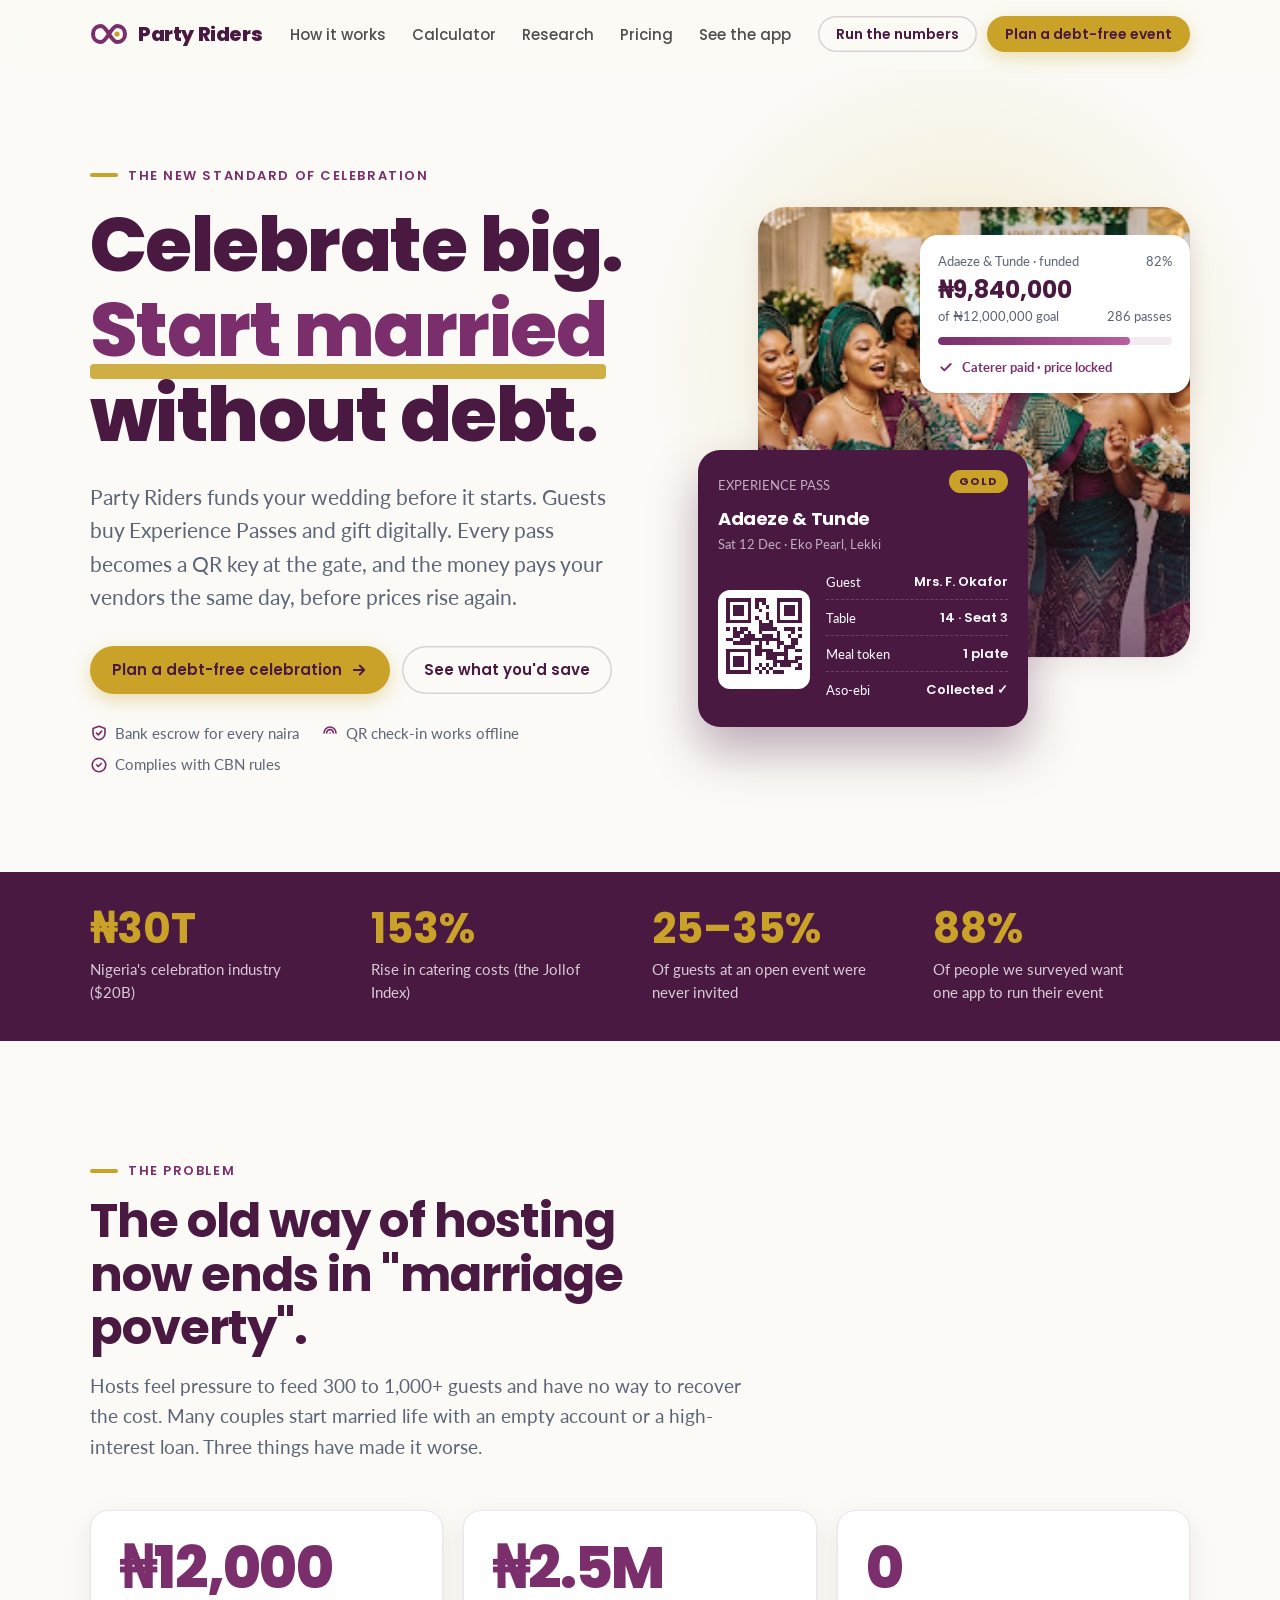
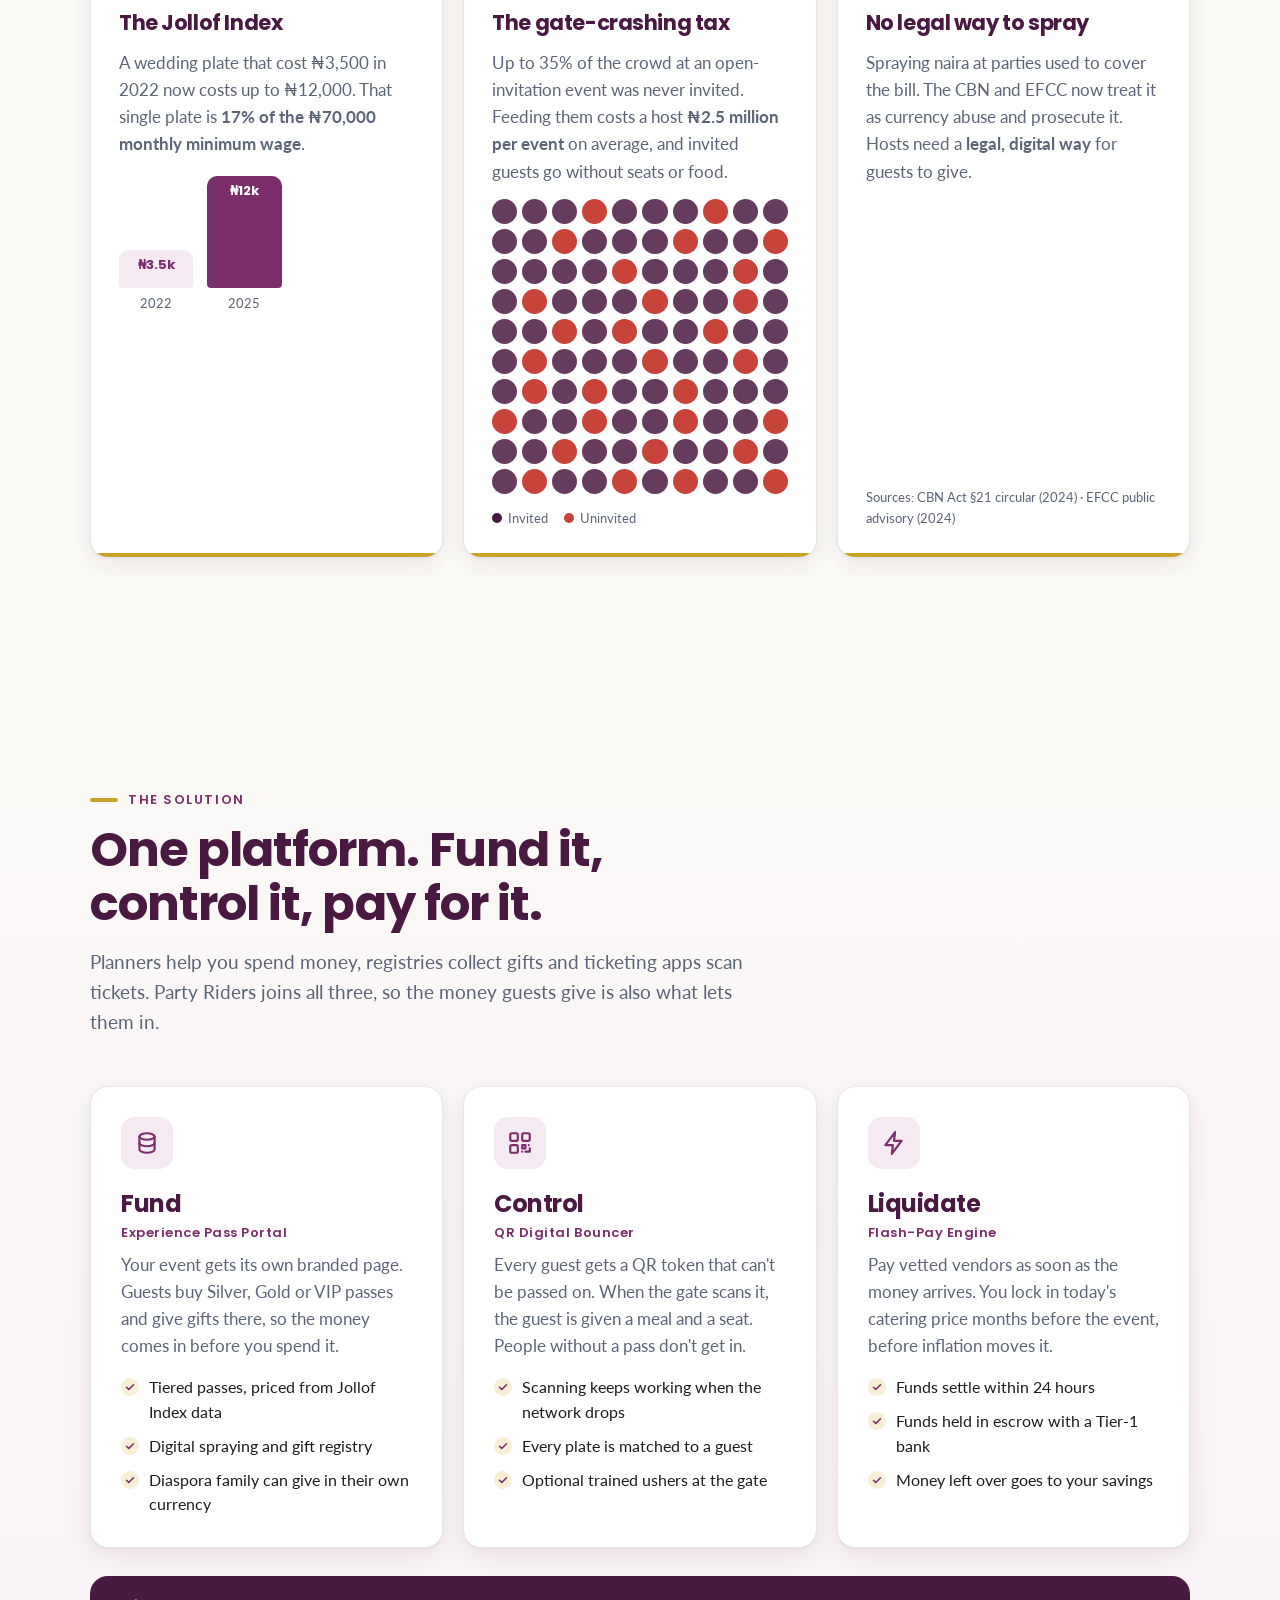
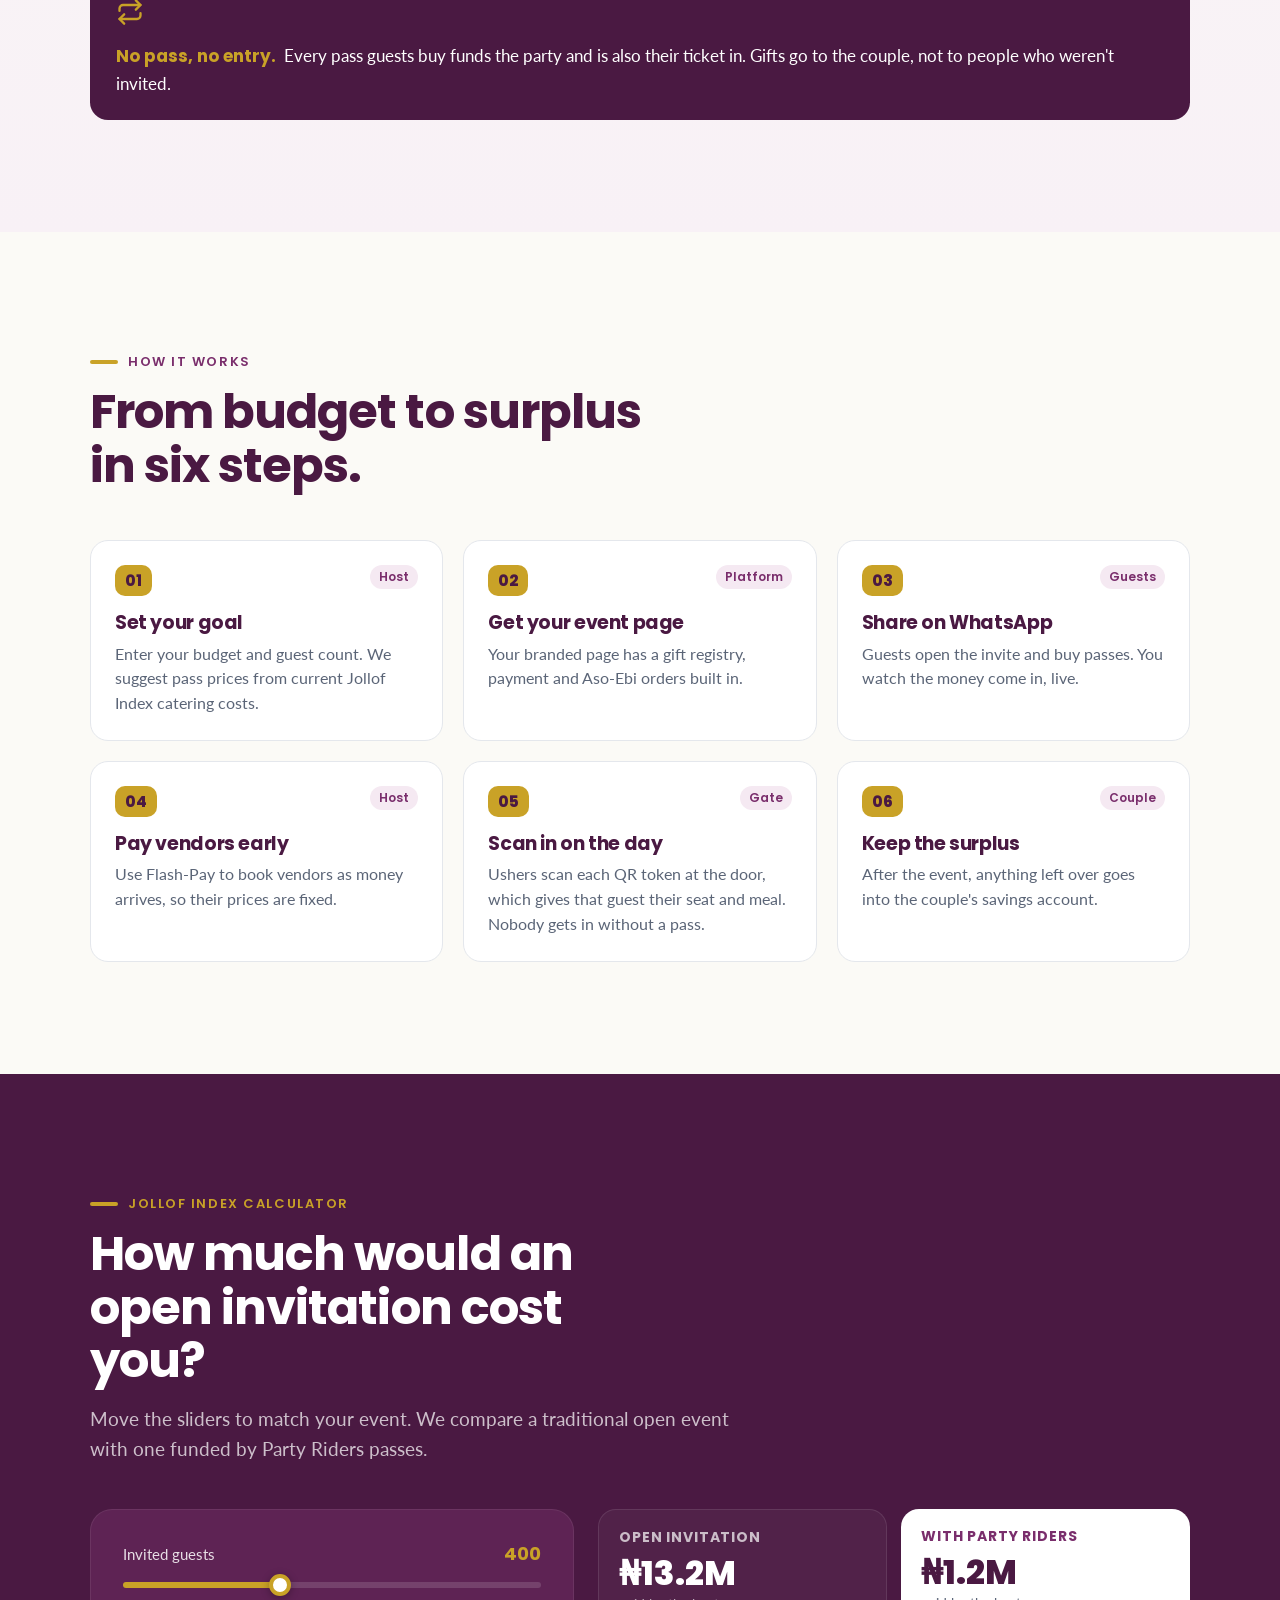
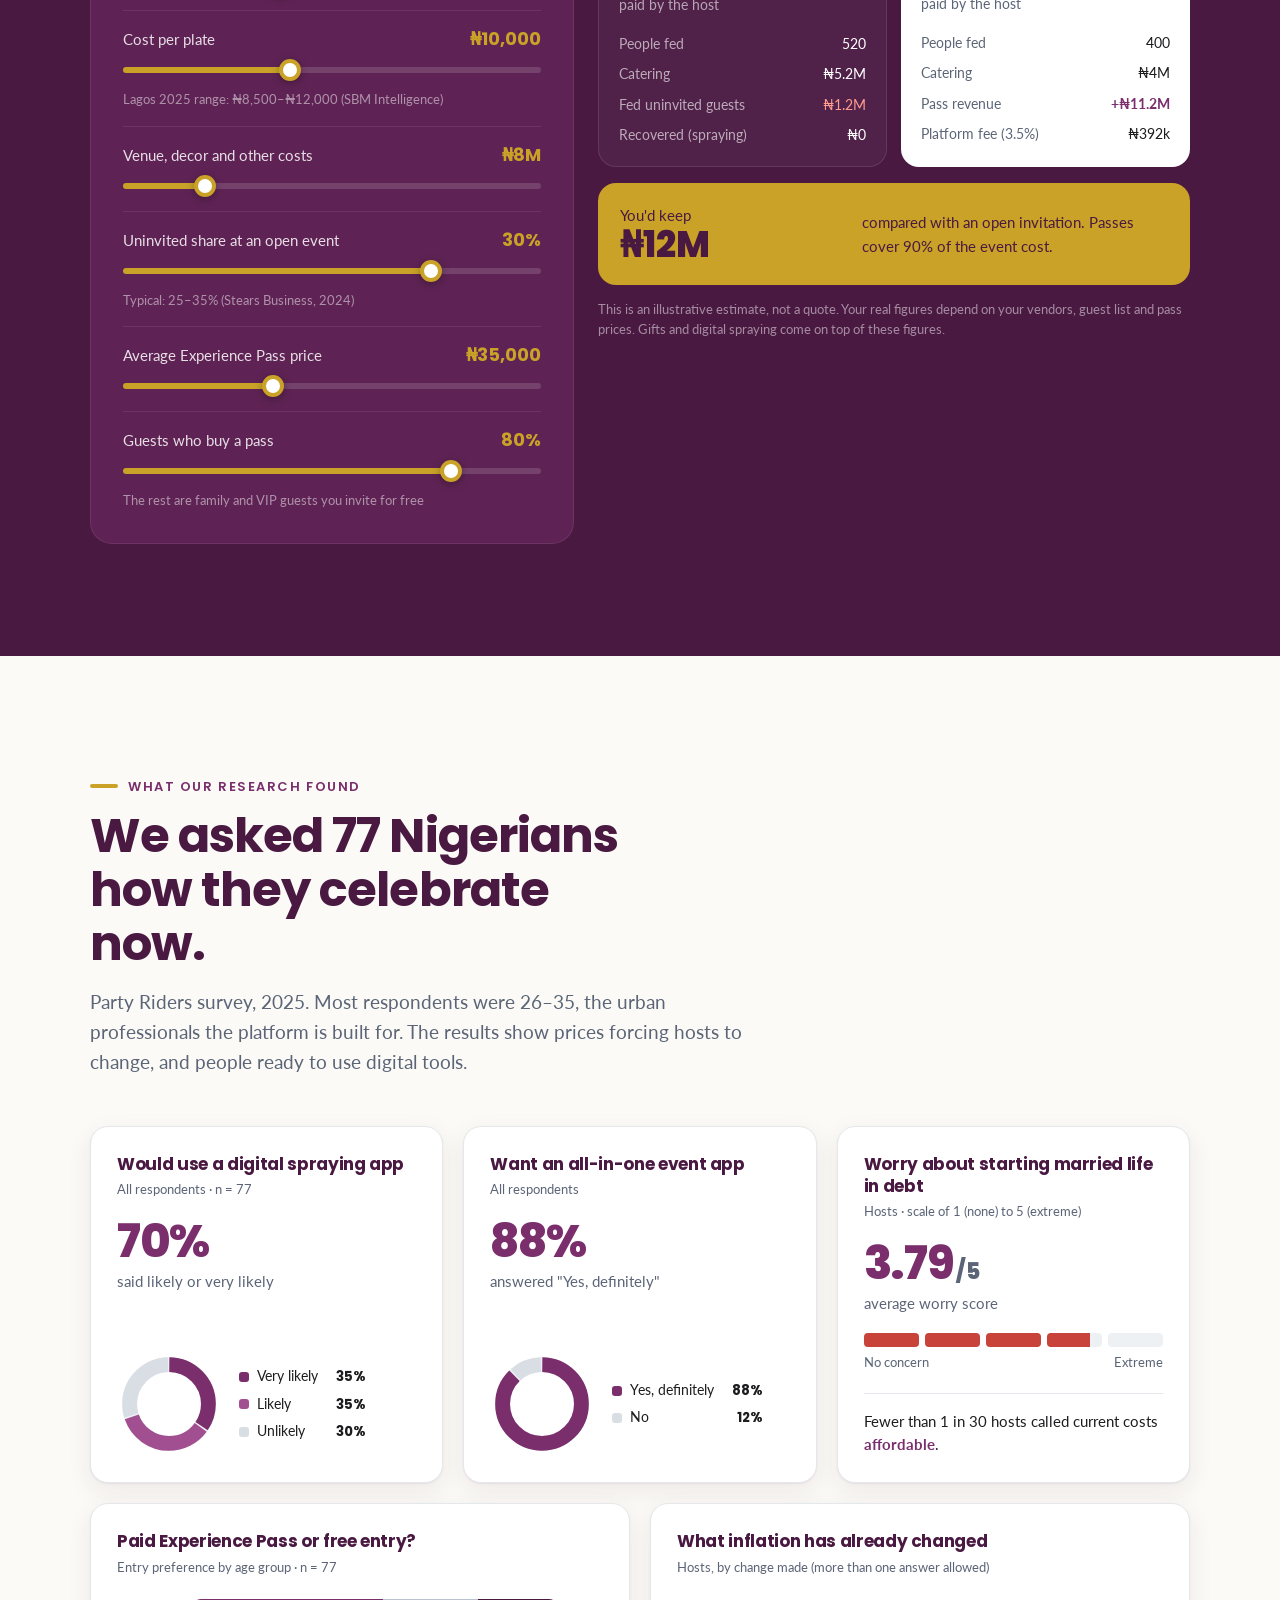
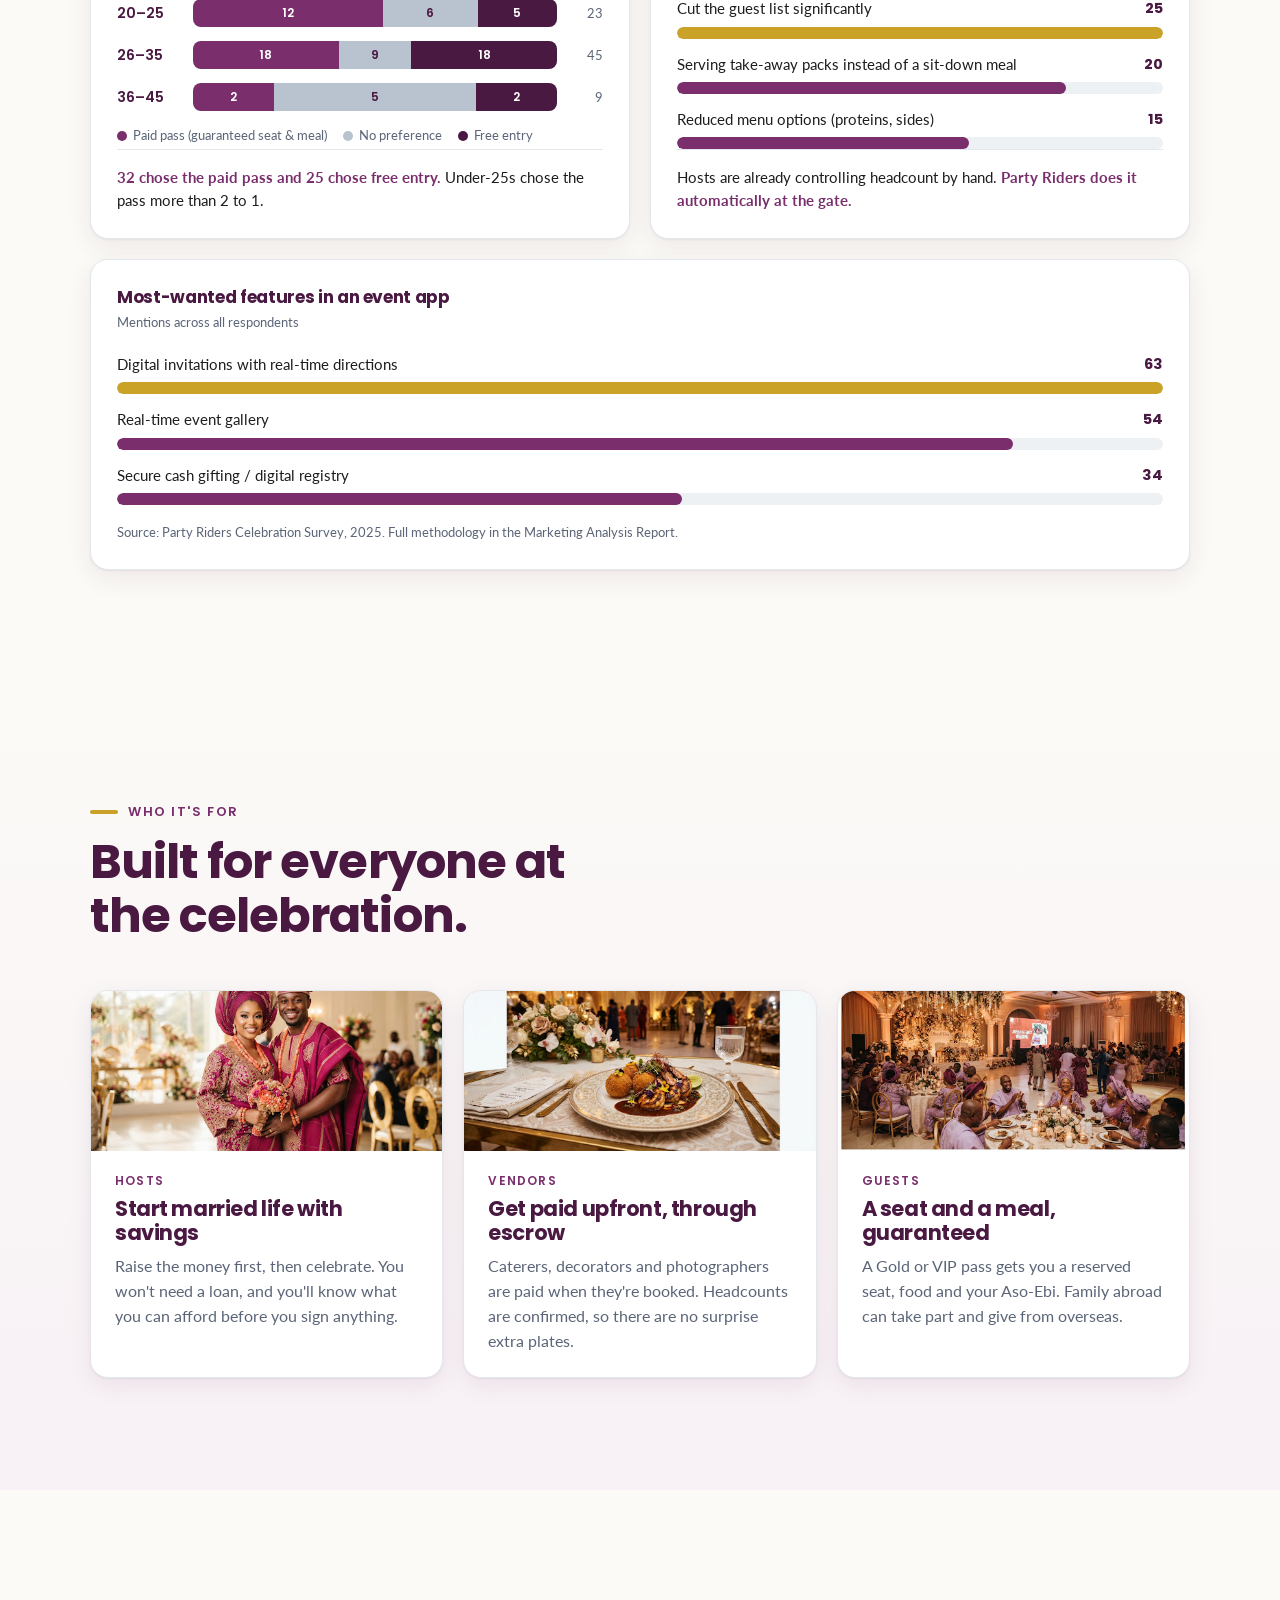
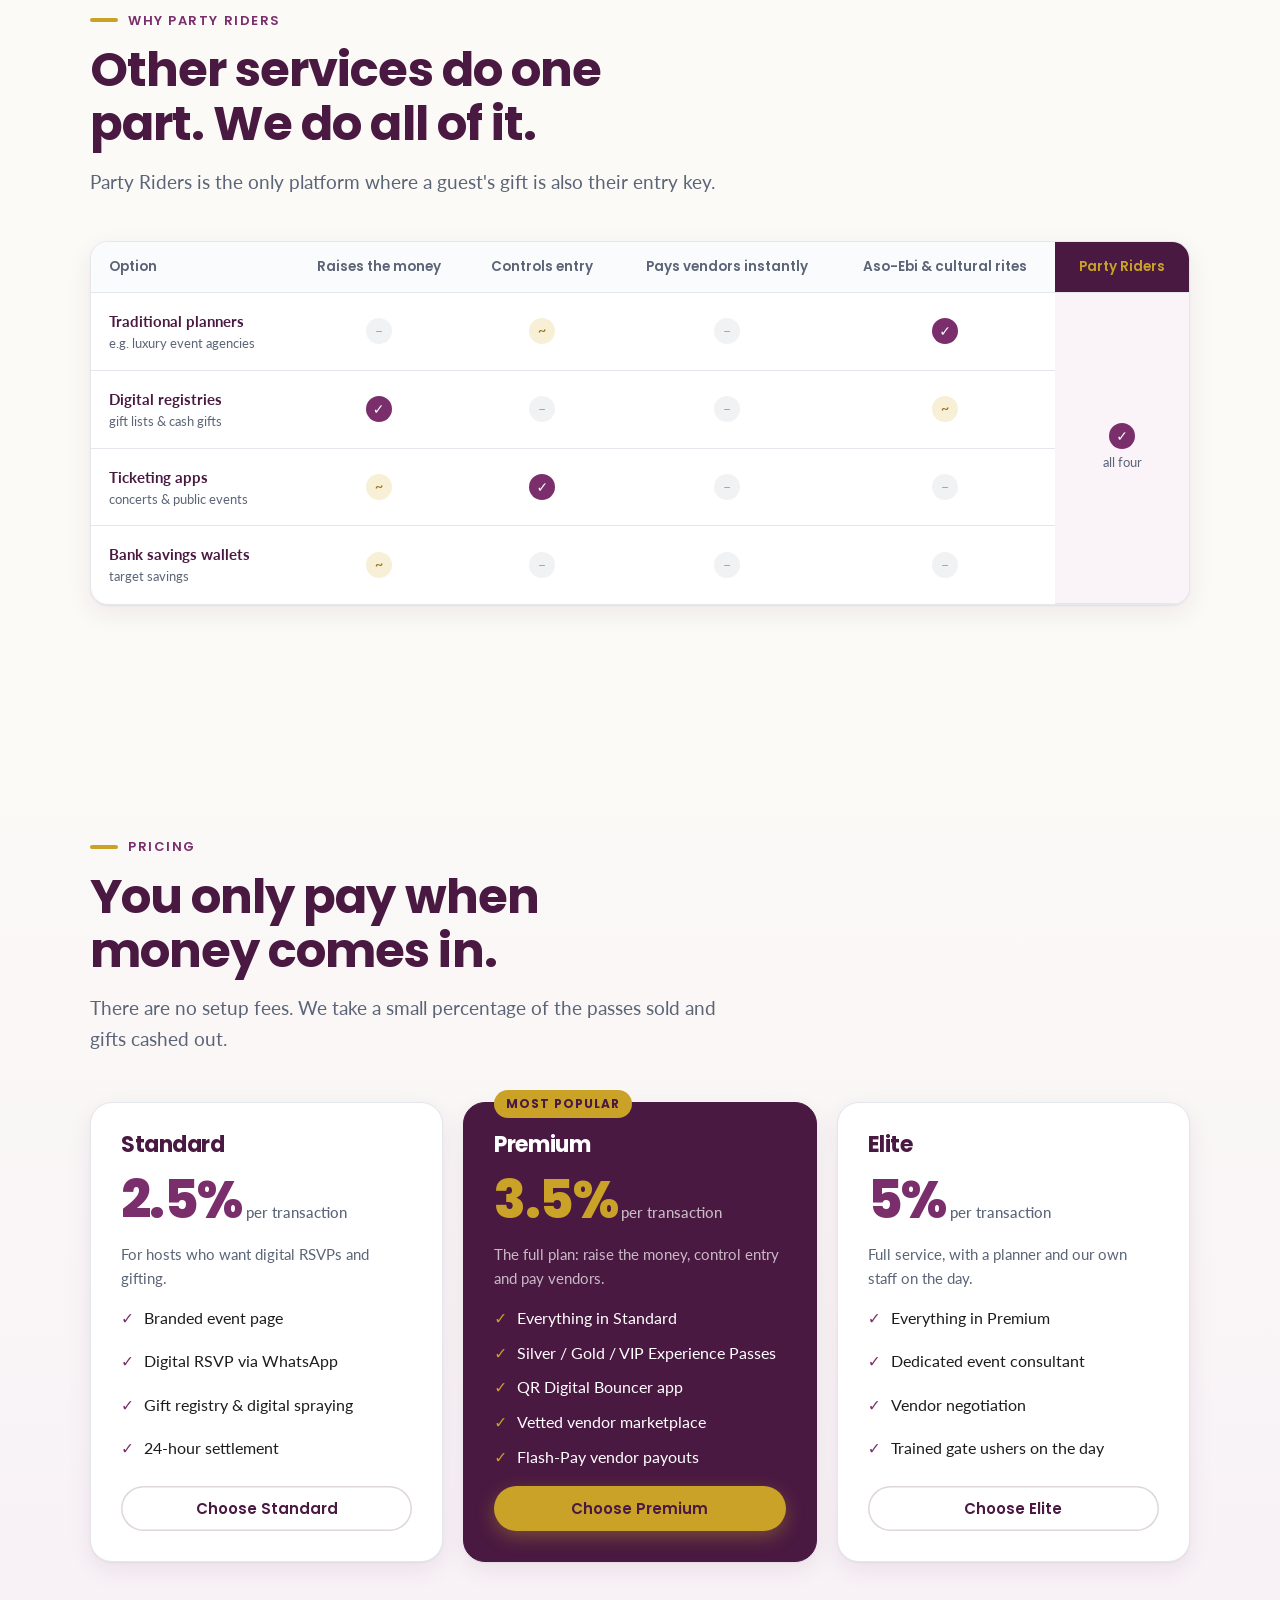
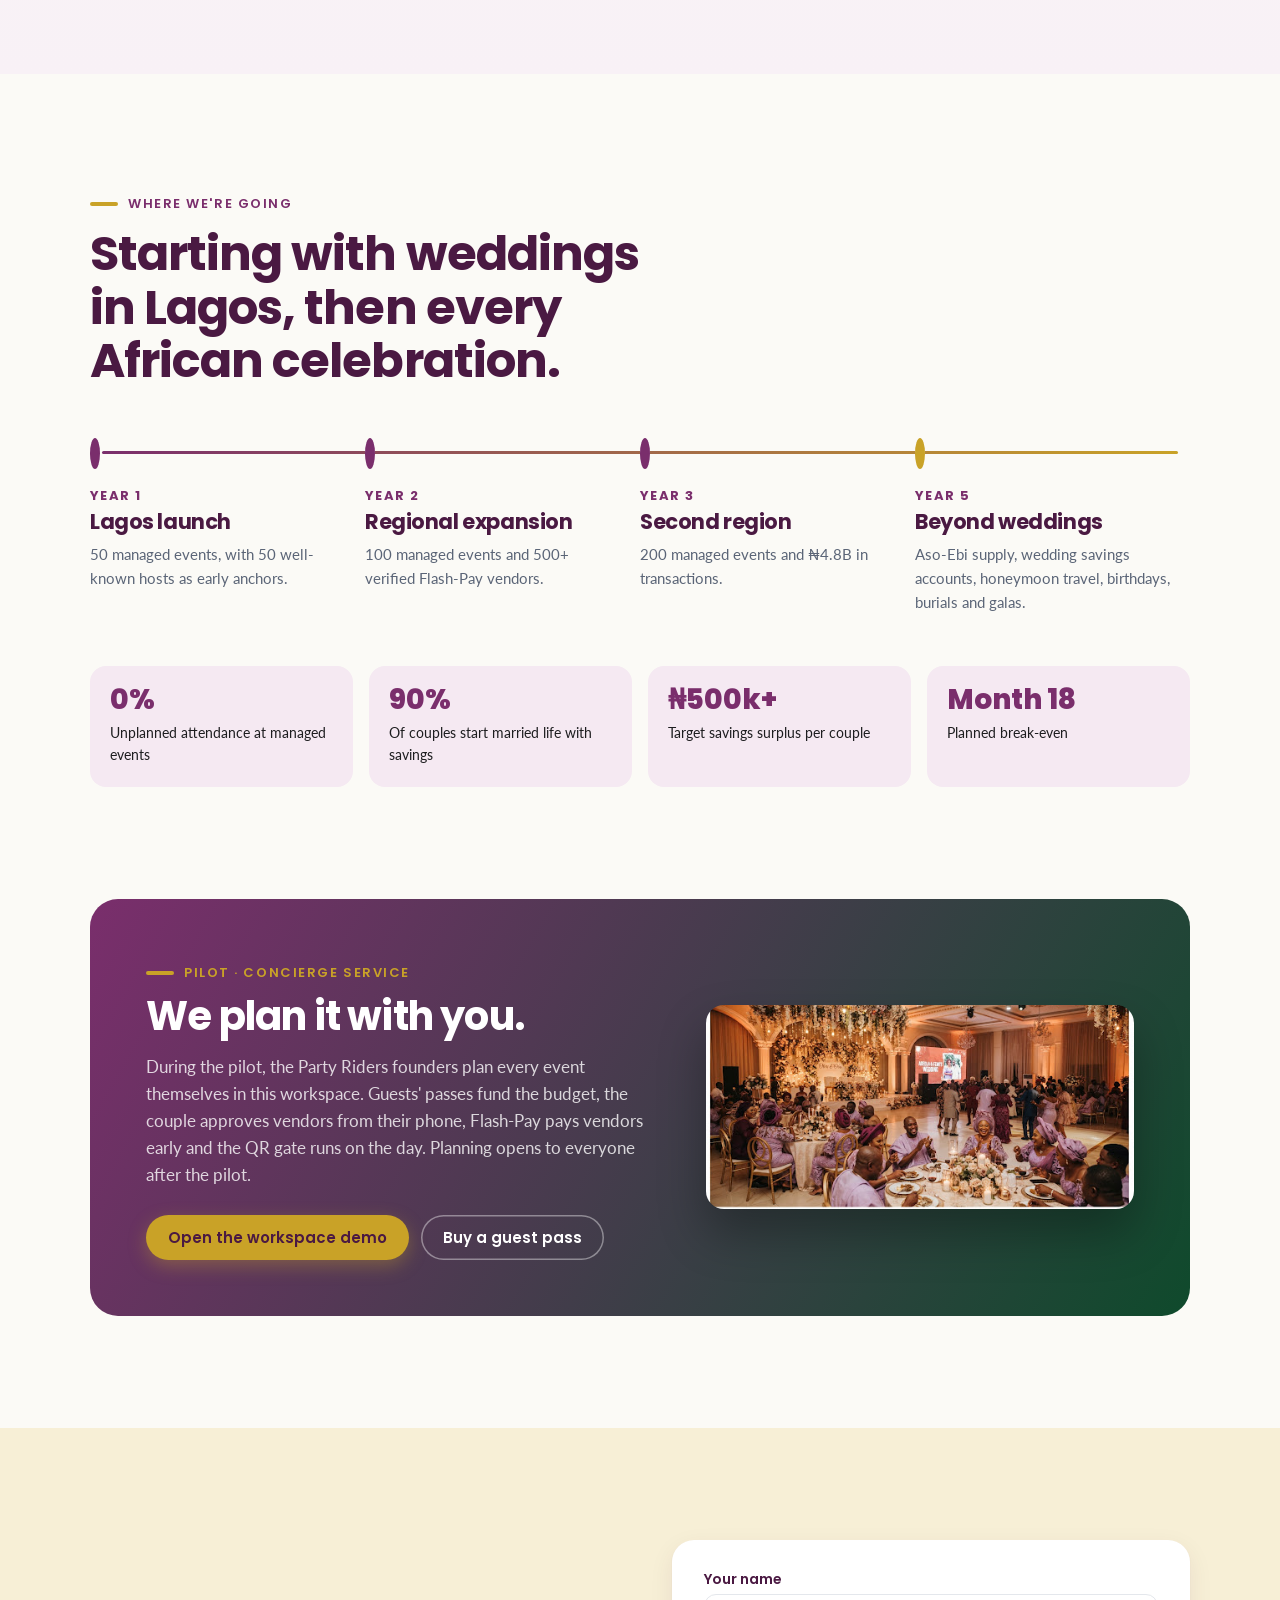
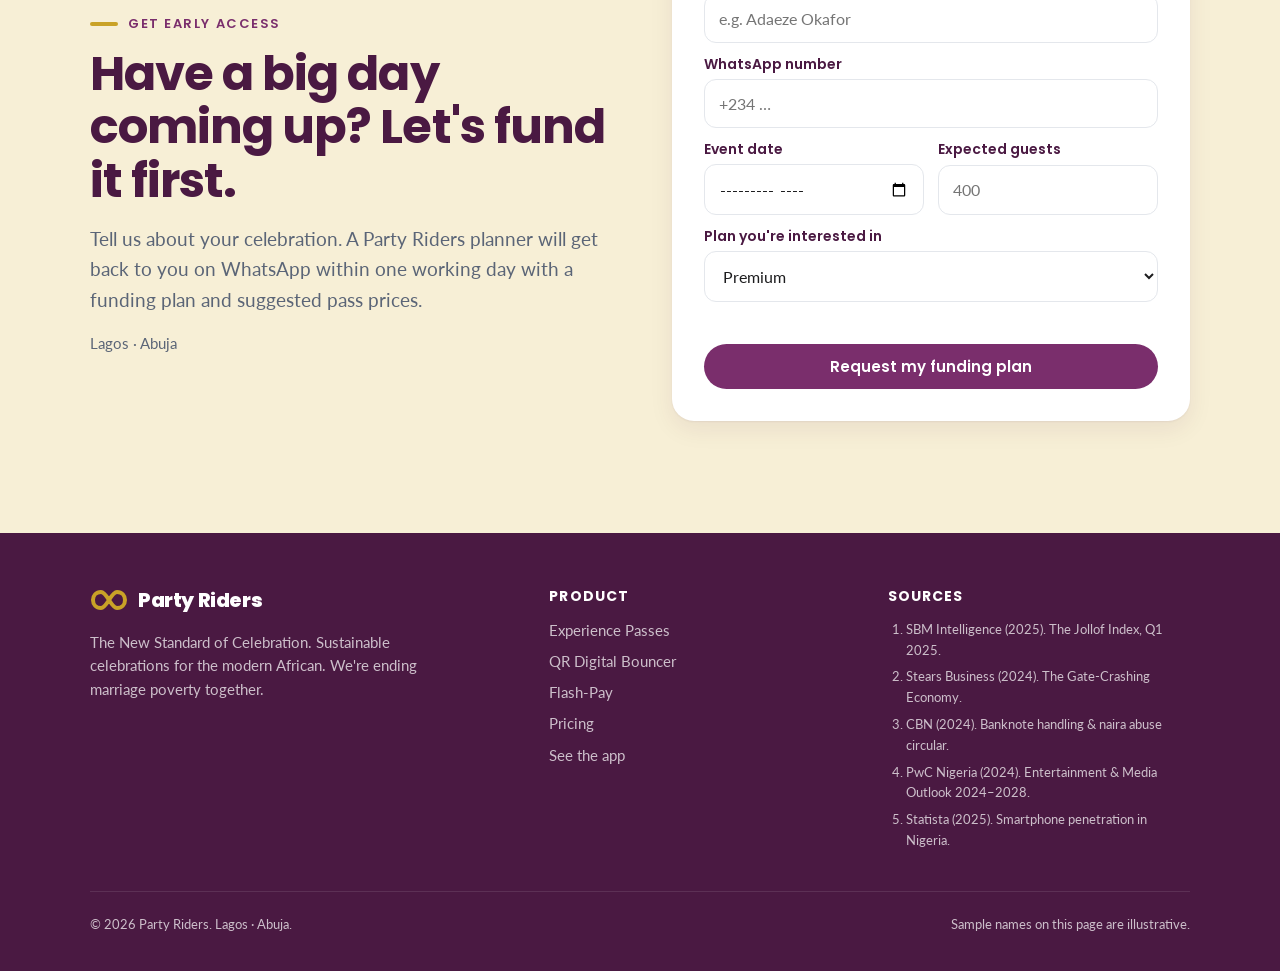
<file: index.html>
<!doctype html>
<html lang="en">
<head>
  <meta charset="utf-8">
  <meta name="viewport" content="width=device-width, initial-scale=1, viewport-fit=cover">
  <title>Party Riders · The New Standard of Celebration</title>
  <meta name="description" content="Party Riders lets Nigerian hosts fund their celebration before it starts: Experience Passes, QR-validated entry, digital spraying and instant vendor payouts.">
  <link rel="preconnect" href="https://fonts.googleapis.com">
  <link rel="preconnect" href="https://fonts.gstatic.com" crossorigin>
  <link href="https://fonts.googleapis.com/css2?family=Poppins:wght@500;600;700;800&family=Lato:wght@400;700&display=swap" rel="stylesheet">
  <style>
    :root {
      --navy: #4A1942;
      --navy-2: #5E2354;
      --emerald: #7A2E6C;
      --emerald-2: #8F3A80;
      --mint: #f5e9f2;
      --gold: #C9A227;
      --gold-soft: #f7efd6;
      --ink: #1D1D1F;
      --muted: #5b6577;
      --line: #e4e7ec;
      --paper: #fbfaf6;
      --card: #ffffff;
      --red: #c8443a;
      --radius: 18px;
      --shadow: 0 1px 2px rgba(74,25,66,.06), 0 8px 24px rgba(74,25,66,.08);
      --gutter: clamp(16px, 4vw, 40px);
      --max: 1180px;
    }
    * { box-sizing: border-box; }
    html { scroll-behavior: smooth; scroll-padding-top: 76px; }
    @media (prefers-reduced-motion: reduce) { html { scroll-behavior: auto; } *, *::before, *::after { animation: none !important; transition: none !important; } }
    body { margin: 0; background: var(--paper); color: var(--ink); font: 400 17px/1.6 Lato, system-ui, -apple-system, "Segoe UI", sans-serif; -webkit-font-smoothing: antialiased; overflow-x: hidden; }
    h1, h2, h3, h4 { font-family: Poppins, system-ui, sans-serif; line-height: 1.12; margin: 0; letter-spacing: -.02em; color: var(--navy); }
    p { margin: 0; }
    a { color: inherit; }
    img { display: block; max-width: 100%; }
    .wrap { max-width: var(--max); margin: 0 auto; padding: 0 var(--gutter); }
    section { padding: clamp(64px, 9vw, 112px) 0; }
    .eyebrow { display: inline-flex; align-items: center; gap: 10px; font: 600 13px/1 Poppins, sans-serif; letter-spacing: .12em; text-transform: uppercase; color: var(--emerald); }
    .eyebrow::before { content: ""; width: 28px; height: 4px; border-radius: 4px; background: var(--gold); }
    .h2 { font-size: clamp(30px, 4.4vw, 48px); font-weight: 700; margin-top: 14px; max-width: 18ch; }
    .lede { color: var(--muted); font-size: clamp(17px, 1.6vw, 19px); max-width: 60ch; margin-top: 16px; }
    .btn { display: inline-flex; align-items: center; justify-content: center; gap: 8px; font: 600 15px/1 Poppins, sans-serif; padding: 15px 22px; border-radius: 999px; border: 0; cursor: pointer; text-decoration: none; transition: transform .15s ease, box-shadow .15s ease, background .15s; white-space: nowrap; }
    .btn:active { transform: scale(.97); }
    .btn-gold { background: var(--gold); color: var(--navy); box-shadow: 0 6px 18px rgba(201,162,39,.35); }
    .btn-gold:hover { background: #D8B443; }
    .btn-ghost { background: transparent; color: var(--navy); box-shadow: inset 0 0 0 1.5px rgba(74,25,66,.18); }
    .btn-ghost:hover { box-shadow: inset 0 0 0 1.5px var(--navy); }
    .btn-emerald { background: var(--emerald); color: #fff; }
    .btn-emerald:hover { background: var(--emerald-2); }
    :focus-visible { outline: 3px solid var(--gold); outline-offset: 3px; border-radius: 6px; }

    /* ---------- Nav ---------- */
    .nav { position: sticky; top: 0; z-index: 50; background: rgba(251,250,246,.82); backdrop-filter: saturate(160%) blur(14px); -webkit-backdrop-filter: saturate(160%) blur(14px); border-bottom: 1px solid transparent; transition: border-color .2s; }
    .nav.scrolled { border-color: var(--line); }
    .nav .wrap { display: flex; align-items: center; justify-content: space-between; height: 68px; gap: 20px; }
    .logo { display: inline-flex; align-items: center; gap: 10px; text-decoration: none; font: 800 20px/1 Poppins, sans-serif; color: var(--navy); letter-spacing: -.02em; }
    .logo svg { width: 38px; height: 22px; }
    .nav-links { display: flex; gap: 26px; list-style: none; margin: 0; padding: 0; }
    .nav-links a { text-decoration: none; font: 500 15px/1 Poppins, sans-serif; color: var(--ink); opacity: .78; white-space: nowrap; }
    .logo { white-space: nowrap; }
    .nav-links a:hover { opacity: 1; }
    .nav-cta { display: flex; gap: 10px; align-items: center; }
    .nav-cta .btn { padding: 11px 18px; font-size: 14px; }
    .menu-btn { display: none; background: none; border: 0; padding: 8px; cursor: pointer; color: var(--navy); }
    @media (max-width: 1080px) {
      .nav-links, .nav-cta .btn-ghost { display: none; }
      .menu-btn { display: inline-flex; }
      .nav.open .nav-links { display: flex; position: absolute; top: 68px; left: 0; right: 0; flex-direction: column; gap: 0; background: var(--paper); border-bottom: 1px solid var(--line); padding: 8px var(--gutter) 16px; }
      .nav.open .nav-links a { display: block; padding: 14px 0; font-size: 17px; border-bottom: 1px solid var(--line); }
    }
    @media (max-width: 420px) { .nav-cta .btn-gold { display: none; } }

    /* ---------- Hero ---------- */
    .hero { padding: clamp(40px, 7vw, 88px) 0 clamp(56px, 8vw, 96px); position: relative; overflow: hidden; }
    .hero::before { content: ""; position: absolute; inset: -20% -10% auto auto; width: 70vw; height: 70vw; max-width: 900px; max-height: 900px; background: radial-gradient(closest-side, rgba(201,162,39,.22), transparent 70%); pointer-events: none; }
    .hero .wrap { display: grid; grid-template-columns: 1.05fr .95fr; gap: clamp(32px, 5vw, 72px); align-items: center; position: relative; }
    .hero h1 { font-size: clamp(40px, 6.4vw, 76px); font-weight: 800; margin-top: 18px; position: relative; z-index: 0; }
    .hero h1 em { font-style: normal; color: var(--emerald); position: relative; white-space: nowrap; }
    .hero h1 em::after { content: ""; position: absolute; left: 0; right: 0; bottom: .06em; height: .2em; background: var(--gold); z-index: -1; border-radius: 4px; opacity: .85; }
    .hero .lede { font-size: clamp(18px, 1.8vw, 21px); margin-top: 22px; }
    .hero-actions { display: flex; flex-wrap: wrap; gap: 12px; margin-top: 32px; }
    .trust { display: flex; flex-wrap: wrap; gap: 8px 22px; margin-top: 28px; color: var(--muted); font-size: 14.5px; }
    .trust span { display: inline-flex; align-items: center; gap: 7px; }
    .trust svg { color: var(--emerald); flex: none; }
    @media (max-width: 920px) { .hero .wrap { grid-template-columns: 1fr; } }

    .hero-visual { position: relative; min-height: 520px; }
    .hero-photo { position: absolute; inset: 0 0 70px 60px; border-radius: 28px; overflow: hidden; box-shadow: var(--shadow); }
    .hero-photo img { width: 100%; height: 100%; object-fit: cover; object-position: 50% 100%; transform: scale(1.12); transform-origin: 50% 100%; }
    .hero-photo::after { content: ""; position: absolute; inset: 0; background: linear-gradient(180deg, transparent 45%, rgba(74,25,66,.55)); }
    .pass { position: absolute; left: 0; bottom: 0; width: min(330px, 82%); background: var(--navy); color: #fff; border-radius: 22px; padding: 20px; box-shadow: 0 24px 48px rgba(74,25,66,.35); animation: float 6s ease-in-out infinite; }
    .pass-top { display: flex; justify-content: space-between; align-items: flex-start; gap: 12px; }
    .pass-tier { font: 700 11px/1 Poppins, sans-serif; letter-spacing: .14em; color: var(--navy); background: var(--gold); padding: 6px 10px; border-radius: 999px; }
    .pass h4 { color: #fff; font-size: 18px; margin-top: 12px; }
    .pass small { color: rgba(255,255,255,.65); font-size: 13px; }
    .pass-body { display: grid; grid-template-columns: 92px 1fr; gap: 16px; margin-top: 16px; align-items: center; }
    .qr { background: #fff; border-radius: 12px; padding: 8px; }
    .pass-meta { display: grid; gap: 8px; font-size: 13px; }
    .pass-meta div { display: flex; justify-content: space-between; border-bottom: 1px dashed rgba(255,255,255,.18); padding-bottom: 6px; }
    .pass-meta b { font-family: Poppins, sans-serif; font-weight: 600; }
    .fund { position: absolute; right: 0; top: 28px; width: min(270px, 70%); background: #fff; border-radius: 18px; padding: 16px 18px; box-shadow: var(--shadow); animation: float 7s ease-in-out -2s infinite; }
    .fund .row { display: flex; justify-content: space-between; align-items: baseline; font-size: 13px; color: var(--muted); }
    .fund .big { font: 700 24px/1.1 Poppins, sans-serif; color: var(--navy); margin-top: 6px; }
    .bar { height: 8px; background: var(--mint); border-radius: 99px; overflow: hidden; margin-top: 10px; }
    .bar i { display: block; height: 100%; width: 0; background: linear-gradient(90deg, var(--emerald), #b8609f); border-radius: inherit; transition: width 1.6s cubic-bezier(.2,.8,.2,1); }
    .fund .tick { display: flex; align-items: center; gap: 8px; margin-top: 12px; font-size: 13px; color: var(--emerald); font-weight: 700; }
    @keyframes float { 0%,100% { transform: translateY(0); } 50% { transform: translateY(-8px); } }
    @media (max-width: 920px) { .hero-visual { min-height: 460px; } .hero-photo { inset: 0 0 80px 24px; } }

    /* ---------- Stat strip ---------- */
    .strip { background: var(--navy); color: #fff; padding: 36px 0; }
    .strip .wrap { display: grid; grid-template-columns: repeat(4, 1fr); gap: 24px; }
    .stat b { display: block; font: 700 clamp(30px, 3.6vw, 42px)/1 Poppins, sans-serif; color: var(--gold); }
    .stat span { display: block; margin-top: 8px; font-size: 14.5px; color: rgba(255,255,255,.78); max-width: 24ch; }
    @media (max-width: 760px) { .strip .wrap { grid-template-columns: 1fr 1fr; gap: 28px 20px; } }

    /* ---------- Problem ---------- */
    .grid-3 { display: grid; grid-template-columns: repeat(3, 1fr); gap: 20px; margin-top: 48px; }
    @media (max-width: 900px) { .grid-3 { grid-template-columns: 1fr; } }
    .card { background: var(--card); border: 1px solid var(--line); border-radius: var(--radius); padding: 28px; box-shadow: var(--shadow); }
    .problem .card { display: flex; flex-direction: column; gap: 14px; position: relative; overflow: hidden; }
    .problem .card::after { content: ""; position: absolute; left: 0; right: 0; bottom: 0; height: 4px; background: var(--gold); }
    .problem .num { font: 800 clamp(44px, 5vw, 58px)/1 Poppins, sans-serif; color: var(--emerald); letter-spacing: -.03em; }
    .problem h3 { font-size: 21px; }
    .problem p { color: var(--muted); }
    .plate { display: flex; align-items: flex-end; gap: 14px; margin-top: 4px; }
    .plate div { flex: 1; }
    .plate .col { background: var(--mint); border-radius: 10px 10px 4px 4px; display: flex; align-items: flex-start; justify-content: center; padding-top: 8px; font: 700 13px/1 Poppins, sans-serif; color: var(--emerald); }
    .plate .col.now { background: var(--emerald); color: #fff; }
    .plate small { display: block; text-align: center; color: var(--muted); font-size: 12.5px; margin-top: 6px; }
    .crowd { display: grid; grid-template-columns: repeat(10, 1fr); gap: 5px; }
    .crowd i { aspect-ratio: 1; border-radius: 50%; background: var(--navy); opacity: .85; }
    .crowd i.x { background: var(--red); opacity: 1; }
    .legend { display: flex; gap: 16px; font-size: 13px; color: var(--muted); flex-wrap: wrap; }
    .legend span { display: inline-flex; align-items: center; gap: 6px; }
    .legend i { width: 10px; height: 10px; border-radius: 50%; display: inline-block; }

    /* ---------- Solution ---------- */
    .solution { background: linear-gradient(180deg, var(--paper), #f8f1f6); }
    .pillars { display: grid; grid-template-columns: repeat(3, 1fr); gap: 20px; margin-top: 48px; }
    @media (max-width: 900px) { .pillars { grid-template-columns: 1fr; } }
    .pillar { background: #fff; border-radius: var(--radius); padding: 30px; border: 1px solid var(--line); box-shadow: var(--shadow); }
    .pillar .ic { width: 52px; height: 52px; border-radius: 14px; background: var(--mint); color: var(--emerald); display: grid; place-items: center; }
    .pillar h3 { font-size: 24px; margin-top: 22px; }
    .pillar .tag { font: 600 13px/1 Poppins, sans-serif; color: var(--emerald); letter-spacing: .04em; margin-top: 8px; }
    .pillar p { color: var(--muted); margin-top: 12px; }
    .pillar ul { margin: 16px 0 0; padding: 0; list-style: none; display: grid; gap: 9px; font-size: 15.5px; }
    .pillar li { display: flex; gap: 10px; align-items: flex-start; }
    .pillar li::before { content: ""; flex: none; width: 18px; height: 18px; margin-top: 3px; border-radius: 50%; background: var(--gold-soft) url("data:image/svg+xml,%3Csvg xmlns='http://www.w3.org/2000/svg' viewBox='0 0 24 24' fill='none' stroke='%237A2E6C' stroke-width='3.2' stroke-linecap='round' stroke-linejoin='round'%3E%3Cpath d='M5 12.5l4.5 4.5L19 7.5'/%3E%3C/svg%3E") center/12px no-repeat; }
    .loop { margin-top: 28px; background: var(--navy); color: #fff; border-radius: var(--radius); padding: 22px 26px; display: flex; gap: 16px; align-items: center; flex-wrap: wrap; }
    .loop b { font-family: Poppins, sans-serif; color: var(--gold); }

    /* ---------- How it works ---------- */
    .steps { list-style: none; margin: 48px 0 0; padding: 0; display: grid; grid-template-columns: repeat(3, 1fr); gap: 20px; counter-reset: s; }
    @media (max-width: 900px) { .steps { grid-template-columns: 1fr 1fr; } }
    @media (max-width: 600px) { .steps { grid-template-columns: 1fr; } }
    .steps li { counter-increment: s; background: #fff; border: 1px solid var(--line); border-radius: var(--radius); padding: 24px; position: relative; }
    .steps li::before { content: counter(s, decimal-leading-zero); font: 800 15px/1 Poppins, sans-serif; color: var(--navy); background: var(--gold); border-radius: 10px; padding: 8px 10px; display: inline-block; }
    .steps h3 { font-size: 19px; margin-top: 16px; }
    .steps p { color: var(--muted); margin-top: 8px; font-size: 15.5px; }
    .steps .who { position: absolute; top: 24px; right: 24px; font: 600 12px/1 Poppins, sans-serif; color: var(--emerald); background: var(--mint); padding: 6px 9px; border-radius: 99px; }

    /* ---------- Calculator ---------- */
    .calc { background: var(--navy); color: #fff; }
    .calc .h2, .calc h3 { color: #fff; }
    .calc .eyebrow { color: var(--gold); }
    .calc .lede { color: rgba(255,255,255,.72); }
    .calc-grid { display: grid; grid-template-columns: .9fr 1.1fr; gap: 24px; margin-top: 44px; }
    @media (max-width: 960px) { .calc-grid { grid-template-columns: 1fr; } }
    .panel { background: var(--navy-2); border: 1px solid rgba(255,255,255,.08); border-radius: 22px; padding: clamp(20px, 3vw, 32px); }
    .field { display: grid; gap: 10px; padding: 16px 0; border-bottom: 1px solid rgba(255,255,255,.08); }
    .field:first-child { padding-top: 0; }
    .field:last-child { border-bottom: 0; padding-bottom: 0; }
    .field-top { display: flex; justify-content: space-between; align-items: baseline; gap: 12px; }
    .field label { font-size: 15px; color: rgba(255,255,255,.85); }
    .field output { font: 700 18px/1 Poppins, sans-serif; color: var(--gold); white-space: nowrap; }
    .field small { color: rgba(255,255,255,.5); font-size: 13px; }
    input[type=range] { -webkit-appearance: none; appearance: none; width: 100%; height: 6px; border-radius: 99px; background: linear-gradient(90deg, var(--gold) var(--p, 50%), rgba(255,255,255,.14) var(--p, 50%)); outline: none; margin: 6px 0; }
    input[type=range]::-webkit-slider-thumb { -webkit-appearance: none; width: 22px; height: 22px; border-radius: 50%; background: #fff; border: 4px solid var(--gold); cursor: pointer; box-shadow: 0 2px 8px rgba(0,0,0,.3); }
    input[type=range]::-moz-range-thumb { width: 16px; height: 16px; border-radius: 50%; background: #fff; border: 4px solid var(--gold); cursor: pointer; }
    .compare { display: grid; grid-template-columns: 1fr 1fr; gap: 14px; }
    @media (max-width: 520px) { .compare { grid-template-columns: 1fr; } }
    .model { border-radius: 18px; padding: 20px; }
    .model.old { background: rgba(255,255,255,.04); border: 1px solid rgba(255,255,255,.1); }
    .model.new { background: #fff; color: var(--ink); }
    .model h4 { font-size: 14px; letter-spacing: .06em; text-transform: uppercase; color: rgba(255,255,255,.7); }
    .model.new h4 { color: var(--emerald); }
    .model .out { font: 800 clamp(26px, 3vw, 34px)/1.05 Poppins, sans-serif; margin-top: 10px; color: #fff; }
    .model.new .out { color: var(--navy); }
    .model .cap { font-size: 13.5px; color: rgba(255,255,255,.6); margin-top: 4px; }
    .model.new .cap { color: var(--muted); }
    .lines { margin-top: 16px; display: grid; gap: 8px; font-size: 14px; }
    .lines div { display: flex; justify-content: space-between; gap: 10px; }
    .lines span:first-child { color: rgba(255,255,255,.62); }
    .model.new .lines span:first-child { color: var(--muted); }
    .lines .neg { color: #ff9b8f; }
    .model.new .lines .pos { color: var(--emerald); font-weight: 700; }
    .verdict { margin-top: 16px; border-radius: 18px; background: var(--gold); color: var(--navy); padding: 20px 22px; display: flex; justify-content: space-between; align-items: center; gap: 16px; flex-wrap: wrap; }
    .verdict b { font: 800 clamp(26px, 3.2vw, 36px)/1 Poppins, sans-serif; }
    .verdict p { font-size: 15px; max-width: 34ch; }
    .note { margin-top: 14px; font-size: 13px; color: rgba(255,255,255,.5); }

    /* ---------- Evidence ---------- */
    .evidence-grid { display: grid; grid-template-columns: repeat(6, 1fr); gap: 20px; margin-top: 48px; }
    .ev { background: #fff; border: 1px solid var(--line); border-radius: var(--radius); padding: 26px; box-shadow: var(--shadow); grid-column: span 2; display: flex; flex-direction: column; }
    .ev.wide { grid-column: span 3; }
    .ev.full { grid-column: span 6; }
    @media (max-width: 960px) { .ev, .ev.wide { grid-column: span 3; } }
    @media (max-width: 640px) { .evidence-grid { grid-template-columns: 1fr; } .ev, .ev.wide, .ev.full { grid-column: auto; } }
    .ev h3 { font-size: 17px; line-height: 1.3; }
    .ev .q { font-size: 13px; color: var(--muted); margin-top: 4px; }
    .ev .headline { font: 800 46px/1 Poppins, sans-serif; color: var(--emerald); margin-top: 18px; letter-spacing: -.03em; }
    .ev .sub { color: var(--muted); font-size: 14.5px; margin-top: 6px; }
    .donut { display: flex; gap: 18px; align-items: center; margin-top: auto; padding-top: 18px; }
    .donut svg { width: 104px; height: 104px; flex: none; }
    .donut ul { list-style: none; margin: 0; padding: 0; display: grid; gap: 6px; font-size: 13.5px; }
    .donut li { display: flex; gap: 8px; align-items: center; }
    .donut li i { width: 10px; height: 10px; border-radius: 3px; flex: none; }
    .donut li b { font-family: Poppins, sans-serif; margin-left: auto; padding-left: 10px; }
    .hbars { display: grid; gap: 14px; margin-top: 20px; }
    .hbar .lab { display: flex; justify-content: space-between; gap: 10px; font-size: 14.5px; }
    .hbar .lab b { font-family: Poppins, sans-serif; color: var(--navy); }
    .hbar .track { height: 12px; border-radius: 99px; background: #eef1f4; margin-top: 6px; overflow: hidden; }
    .hbar .track i { display: block; height: 100%; width: 0; border-radius: inherit; background: var(--emerald); transition: width 1.2s cubic-bezier(.2,.8,.2,1); }
    .hbar.hl .track i { background: var(--gold); }
    .stack { display: grid; gap: 14px; margin-top: 22px; }
    .stack .row { display: grid; grid-template-columns: 64px 1fr 34px; gap: 12px; align-items: center; font-size: 14px; }
    .stack .row > span:first-child { font-family: Poppins, sans-serif; font-weight: 600; color: var(--navy); }
    .stack .row > span:last-child { color: var(--muted); text-align: right; font-size: 13px; }
    .seg { display: flex; height: 28px; border-radius: 8px; overflow: hidden; background: #eef1f4; }
    .seg i { display: grid; place-items: center; font: 600 12px/1 Poppins, sans-serif; color: #fff; font-style: normal; width: 0; transition: width 1.2s cubic-bezier(.2,.8,.2,1); overflow: hidden; }
    .seg .paid { background: var(--emerald); }
    .seg .none { background: #b9c2cf; color: var(--navy); }
    .seg .free { background: var(--navy); }
    .gauge { margin-top: 18px; }
    .gauge .scale { display: grid; grid-template-columns: repeat(5, 1fr); gap: 6px; }
    .gauge .scale i { height: 14px; border-radius: 4px; background: #eef1f4; position: relative; overflow: hidden; }
    .gauge .scale i b { position: absolute; inset: 0; width: 0; background: var(--red); transition: width .9s ease; }
    .gauge .ends { display: flex; justify-content: space-between; font-size: 12.5px; color: var(--muted); margin-top: 6px; }
    .src { font-size: 12.5px; color: var(--muted); margin-top: 18px; }
    .insight { margin-top: auto; padding-top: 16px; font-size: 14.5px; color: var(--ink); border-top: 1px solid var(--line); }
    .insight b { color: var(--emerald); }

    /* ---------- Audiences ---------- */
    .aud { display: grid; grid-template-columns: repeat(3, 1fr); gap: 20px; margin-top: 48px; }
    @media (max-width: 900px) { .aud { grid-template-columns: 1fr; } }
    .aud article { background: #fff; border-radius: var(--radius); overflow: hidden; border: 1px solid var(--line); box-shadow: var(--shadow); display: flex; flex-direction: column; }
    .aud figure { margin: 0; aspect-ratio: 2.2 / 1; overflow: hidden; background: var(--mint); }
    .aud figure img { width: 100%; height: 100%; object-fit: cover; object-position: 50% 100%; }
    .aud .body { padding: 24px; display: grid; gap: 10px; }
    .aud .role { font: 600 12px/1 Poppins, sans-serif; letter-spacing: .1em; text-transform: uppercase; color: var(--emerald); }
    .aud h3 { font-size: 21px; }
    .aud p { color: var(--muted); font-size: 15.5px; }

    /* ---------- Compare table ---------- */
    .table-wrap { margin-top: 44px; overflow-x: auto; border-radius: var(--radius); border: 1px solid var(--line); background: #fff; box-shadow: var(--shadow); }
    table { width: 100%; border-collapse: collapse; min-width: 720px; font-size: 15px; }
    th, td { padding: 16px 18px; text-align: center; border-bottom: 1px solid var(--line); }
    th:first-child, td:first-child { text-align: left; }
    thead th { font: 600 13.5px/1.3 Poppins, sans-serif; color: var(--muted); background: #fafbfc; }
    thead th.us { background: var(--navy); color: var(--gold); }
    td.us { background: #faf3f8; }
    tbody tr:last-child td { border-bottom: 0; }
    td:first-child { font-weight: 700; color: var(--navy); }
    td:first-child small { display: block; font-weight: 400; color: var(--muted); font-size: 13px; }
    .yes, .no, .part { display: inline-grid; place-items: center; width: 26px; height: 26px; border-radius: 50%; font-weight: 700; font-size: 14px; }
    .yes { background: var(--emerald); color: #fff; }
    .no { background: #f1f2f4; color: #a0a7b3; }
    .part { background: var(--gold-soft); color: #9a6b00; }

    /* ---------- Pricing ---------- */
    .tiers { display: grid; grid-template-columns: repeat(3, 1fr); gap: 20px; margin-top: 48px; align-items: stretch; }
    @media (max-width: 900px) { .tiers { grid-template-columns: 1fr; } }
    .tier { background: #fff; border: 1px solid var(--line); border-radius: 22px; padding: 30px; display: flex; flex-direction: column; gap: 16px; box-shadow: var(--shadow); }
    .tier.feat { background: var(--navy); color: #fff; border-color: var(--navy); position: relative; transform: translateY(-8px); }
    @media (max-width: 900px) { .tier.feat { transform: none; } }
    .tier.feat h3 { color: #fff; }
    .tier .badge { position: absolute; top: -13px; left: 30px; background: var(--gold); color: var(--navy); font: 700 12px/1 Poppins, sans-serif; letter-spacing: .08em; padding: 8px 12px; border-radius: 99px; }
    .tier h3 { font-size: 22px; }
    .tier .price { font: 800 52px/1 Poppins, sans-serif; color: var(--emerald); letter-spacing: -.03em; }
    .tier.feat .price { color: var(--gold); }
    .tier .price small { font: 500 15px/1 Lato, sans-serif; color: var(--muted); letter-spacing: 0; }
    .tier.feat .price small, .tier.feat .for { color: rgba(255,255,255,.7); }
    .tier .for { color: var(--muted); font-size: 15px; }
    .tier ul { list-style: none; margin: 0; padding: 0; display: grid; gap: 10px; font-size: 15.5px; flex: 1; }
    .tier li { display: flex; gap: 10px; }
    .tier li::before { content: "✓"; color: var(--emerald); font-weight: 700; }
    .tier.feat li::before { color: var(--gold); }
    .tier .btn { width: 100%; }

    /* ---------- Roadmap ---------- */
    .road { margin-top: 52px; display: grid; grid-template-columns: repeat(4, 1fr); gap: 0; position: relative; }
    .road::before { content: ""; position: absolute; top: 11px; left: 12px; right: 12px; height: 3px; background: linear-gradient(90deg, var(--emerald), var(--gold)); border-radius: 3px; }
    .road > div { padding-right: 20px; position: relative; }
    .road .dot { width: 25px; height: 25px; border-radius: 50%; background: #fff; border: 5px solid var(--emerald); position: relative; }
    .road > div:last-child .dot { border-color: var(--gold); }
    .road .yr { font: 700 13px/1 Poppins, sans-serif; letter-spacing: .1em; text-transform: uppercase; color: var(--emerald); margin-top: 22px; }
    .road h3 { font-size: 21px; margin-top: 8px; }
    .road p { color: var(--muted); font-size: 15px; margin-top: 8px; }
    @media (max-width: 860px) {
      .road { grid-template-columns: 1fr; gap: 28px; }
      .road::before { top: 12px; bottom: 12px; left: 11px; right: auto; width: 3px; height: auto; background: linear-gradient(180deg, var(--emerald), var(--gold)); }
      .road > div { padding-left: 46px; padding-right: 0; }
      .road .dot { position: absolute; left: 0; top: 0; }
      .road .yr { margin-top: 3px; }
    }
    .goals { display: grid; grid-template-columns: repeat(4, 1fr); gap: 16px; margin-top: 52px; }
    @media (max-width: 860px) { .goals { grid-template-columns: 1fr 1fr; } }
    .goal { border-radius: 16px; background: var(--mint); padding: 20px; }
    .goal b { display: block; font: 800 28px/1 Poppins, sans-serif; color: var(--emerald); }
    .goal span { display: block; font-size: 14px; color: var(--ink); margin-top: 8px; }

    /* ---------- Demo band ---------- */
    .demo { padding: 0 0 clamp(64px, 9vw, 112px); }
    .demo-card { background: linear-gradient(120deg, var(--emerald), #0f4a2c); color: #fff; border-radius: 28px; padding: clamp(28px, 5vw, 56px); display: grid; grid-template-columns: 1.1fr .9fr; gap: 36px; align-items: center; overflow: hidden; position: relative; }
    @media (max-width: 860px) { .demo-card { grid-template-columns: 1fr; } }
    .demo-card h2 { color: #fff; font-size: clamp(28px, 3.6vw, 40px); }
    .demo-card p { color: rgba(255,255,255,.8); margin-top: 14px; max-width: 52ch; }
    .demo-card .hero-actions { margin-top: 26px; }
    .demo-card .btn-ghost { color: #fff; box-shadow: inset 0 0 0 1.5px rgba(255,255,255,.4); }
    .demo-card figure { margin: 0; border-radius: 18px; overflow: hidden; box-shadow: 0 24px 48px rgba(0,0,0,.3); aspect-ratio: 2.1 / 1; }
    .demo-card figure img { width: 100%; height: 100%; object-fit: cover; object-position: 50% 100%; }

    /* ---------- CTA / waitlist ---------- */
    .cta { background: var(--gold-soft); }
    .cta .wrap { display: grid; grid-template-columns: 1fr 1fr; gap: clamp(28px, 5vw, 64px); align-items: center; }
    @media (max-width: 860px) { .cta .wrap { grid-template-columns: 1fr; } }
    form.wait { background: #fff; border-radius: 22px; padding: clamp(22px, 3vw, 32px); box-shadow: var(--shadow); display: grid; gap: 14px; }
    .wait label { font: 600 14px/1 Poppins, sans-serif; color: var(--navy); display: grid; gap: 8px; }
    .wait input, .wait select { font: 400 16px/1.2 Lato, sans-serif; padding: 14px 14px; border-radius: 12px; border: 1.5px solid var(--line); background: #fff; color: var(--ink); width: 100%; }
    .wait input:focus, .wait select:focus { outline: none; border-color: var(--emerald); box-shadow: 0 0 0 4px rgba(122,46,108,.12); }
    .wait .two { display: grid; grid-template-columns: 1fr 1fr; gap: 14px; }
    @media (max-width: 480px) { .wait .two { grid-template-columns: 1fr; } }
    .wait .err { color: var(--red); font-size: 14px; min-height: 1em; }
    .done { text-align: center; padding: 24px 8px; display: none; }
    .done h3 { font-size: 24px; margin-top: 14px; }
    .done p { color: var(--muted); margin-top: 8px; }
    .done .ok { width: 60px; height: 60px; border-radius: 50%; background: var(--emerald); color: #fff; display: inline-grid; place-items: center; }

    /* ---------- Footer ---------- */
    footer { background: var(--navy); color: rgba(255,255,255,.72); padding: 56px 0 36px; font-size: 14.5px; }
    footer .top { display: grid; grid-template-columns: 1.4fr 1fr 1fr; gap: 36px; }
    @media (max-width: 760px) { footer .top { grid-template-columns: 1fr; } }
    footer .logo { color: #fff; }
    footer h4 { color: #fff; font-size: 14px; letter-spacing: .08em; text-transform: uppercase; margin-bottom: 14px; }
    footer ul { list-style: none; margin: 0; padding: 0; display: grid; gap: 8px; }
    footer a { text-decoration: none; color: rgba(255,255,255,.72); }
    footer a:hover { color: var(--gold); }
    footer ol { margin: 0; padding-left: 18px; display: grid; gap: 6px; font-size: 13px; }
    footer .bottom { border-top: 1px solid rgba(255,255,255,.1); margin-top: 40px; padding-top: 22px; display: flex; justify-content: space-between; gap: 12px; flex-wrap: wrap; font-size: 13px; }

    /* Reveal */
    .rv { opacity: 0; transform: translateY(18px); transition: opacity .7s ease, transform .7s ease; }
    .rv.in { opacity: 1; transform: none; }
    .no-js .rv { opacity: 1; transform: none; }
  </style>
</head>
<body class="no-js">

  <!-- ===================== NAV ===================== -->
  <header class="nav" id="nav">
    <div class="wrap">
      <a href="#top" class="logo" aria-label="Party Riders home">
        <svg viewBox="0 0 38 22" aria-hidden="true"><path d="M11 3C6 3 3 6.6 3 11s3 8 8 8c6 0 10-16 16-16 5 0 8 3.6 8 8s-3 8-8 8c-6 0-10-16-16-16z" fill="none" stroke="#7A2E6C" stroke-width="4" stroke-linecap="round"/><circle cx="27" cy="11" r="2.6" fill="#C9A227"/></svg>
        Party Riders
      </a>
      <ul class="nav-links" id="nav-links">
        <li><a href="#how">How it works</a></li>
        <li><a href="#calculator">Calculator</a></li>
        <li><a href="#evidence">Research</a></li>
        <li><a href="#pricing">Pricing</a></li>
        <li><a href="app.html">See the app</a></li>
      </ul>
      <div class="nav-cta">
        <a class="btn btn-ghost" href="#calculator">Run the numbers</a>
        <a class="btn btn-gold" href="#join">Plan a debt-free event</a>
        <button class="menu-btn" id="menu-btn" aria-label="Open menu" aria-expanded="false" aria-controls="nav-links">
          <svg width="26" height="26" viewBox="0 0 24 24" fill="none" stroke="currentColor" stroke-width="2" stroke-linecap="round"><path d="M4 7h16M4 12h16M4 17h16"/></svg>
        </button>
      </div>
    </div>
  </header>

  <main id="top">

    <!-- ===================== HERO ===================== -->
    <section class="hero">
      <div class="wrap">
        <div>
          <span class="eyebrow">The New Standard of Celebration</span>
          <h1>Celebrate big. <em>Start married</em> without debt.</h1>
          <p class="lede">Party Riders funds your wedding before it starts. Guests buy Experience Passes and gift digitally. Every pass becomes a QR key at the gate, and the money pays your vendors the same day, before prices rise again.</p>
          <div class="hero-actions">
            <a class="btn btn-gold" href="#join">Plan a debt-free celebration
              <svg width="18" height="18" viewBox="0 0 24 24" fill="none" stroke="currentColor" stroke-width="2.4" stroke-linecap="round" stroke-linejoin="round"><path d="M5 12h14M13 6l6 6-6 6"/></svg>
            </a>
            <a class="btn btn-ghost" href="#calculator">See what you'd save</a>
          </div>
          <div class="trust">
            <span><svg width="18" height="18" viewBox="0 0 24 24" fill="none" stroke="currentColor" stroke-width="2.2" stroke-linecap="round" stroke-linejoin="round"><path d="M12 3l8 3v6c0 4.5-3.4 8.3-8 9-4.6-.7-8-4.5-8-9V6l8-3z"/><path d="M8.5 12l2.5 2.5 4.5-5"/></svg>Bank escrow for every naira</span>
            <span><svg width="18" height="18" viewBox="0 0 24 24" fill="none" stroke="currentColor" stroke-width="2.2" stroke-linecap="round" stroke-linejoin="round"><path d="M4 12a8 8 0 0116 0"/><path d="M12 12v.01"/><path d="M7.5 12a4.5 4.5 0 019 0"/></svg>QR check-in works offline</span>
            <span><svg width="18" height="18" viewBox="0 0 24 24" fill="none" stroke="currentColor" stroke-width="2.2" stroke-linecap="round" stroke-linejoin="round"><path d="M9 12l2 2 4-4"/><circle cx="12" cy="12" r="9"/></svg>Complies with CBN rules</span>
          </div>
        </div>

        <div class="hero-visual" aria-label="Example Experience Pass and funding progress">
          <div class="hero-photo"><img src="assets/img/aso-ebi.jpg" alt="Bride and her friends in matching emerald aso-ebi at a Lagos wedding reception"></div>

          <div class="fund">
            <div class="row"><span>Adaeze &amp; Tunde · funded</span><span id="fund-pct">0%</span></div>
            <div class="big" id="fund-amt">₦0</div>
            <div class="row" style="margin-top:2px"><span>of ₦12,000,000 goal</span><span>286 passes</span></div>
            <div class="bar"><i id="fund-bar"></i></div>
            <div class="tick"><svg width="16" height="16" viewBox="0 0 24 24" fill="none" stroke="currentColor" stroke-width="3" stroke-linecap="round" stroke-linejoin="round"><path d="M5 12.5l4.5 4.5L19 7.5"/></svg>Caterer paid · price locked</div>
          </div>

          <div class="pass">
            <div class="pass-top">
              <div>
                <small>EXPERIENCE PASS</small>
                <h4>Adaeze &amp; Tunde</h4>
                <small>Sat 12 Dec · Eko Pearl, Lekki</small>
              </div>
              <span class="pass-tier">GOLD</span>
            </div>
            <div class="pass-body">
              <div class="qr"><svg id="qr" viewBox="0 0 21 21" shape-rendering="crispEdges" aria-label="QR entry token"></svg></div>
              <div class="pass-meta">
                <div><span>Guest</span><b>Mrs. F. Okafor</b></div>
                <div><span>Table</span><b>14 · Seat 3</b></div>
                <div><span>Meal token</span><b>1 plate</b></div>
                <div style="border:0"><span>Aso-ebi</span><b>Collected ✓</b></div>
              </div>
            </div>
          </div>
        </div>
      </div>
    </section>

    <!-- ===================== STAT STRIP ===================== -->
    <div class="strip">
      <div class="wrap">
        <div class="stat"><b>₦30T</b><span>Nigeria's celebration industry ($20B)</span></div>
        <div class="stat"><b>153%</b><span>Rise in catering costs (the Jollof Index)</span></div>
        <div class="stat"><b>25–35%</b><span>Of guests at an open event were never invited</span></div>
        <div class="stat"><b>88%</b><span>Of people we surveyed want one app to run their event</span></div>
      </div>
    </div>

    <!-- ===================== PROBLEM ===================== -->
    <section class="problem" id="problem">
      <div class="wrap">
        <span class="eyebrow rv">The problem</span>
        <h2 class="h2 rv">The old way of hosting now ends in "marriage poverty".</h2>
        <p class="lede rv">Hosts feel pressure to feed 300 to 1,000+ guests and have no way to recover the cost. Many couples start married life with an empty account or a high-interest loan. Three things have made it worse.</p>

        <div class="grid-3">
          <article class="card rv">
            <div class="num">₦12,000</div>
            <h3>The Jollof Index</h3>
            <p>A wedding plate that cost ₦3,500 in 2022 now costs up to ₦12,000. That single plate is <strong>17% of the ₦70,000 monthly minimum wage</strong>.</p>
            <div class="plate" aria-hidden="true">
              <div><div class="col" style="height:38px">₦3.5k</div><small>2022</small></div>
              <div><div class="col now" style="height:112px">₦12k</div><small>2025</small></div>
              <div style="flex:1.6"></div>
            </div>
          </article>

          <article class="card rv">
            <div class="num">₦2.5M</div>
            <h3>The gate-crashing tax</h3>
            <p>Up to 35% of the crowd at an open-invitation event was never invited. Feeding them costs a host <strong>₦2.5 million per event</strong> on average, and invited guests go without seats or food.</p>
            <div class="crowd" id="crowd" aria-hidden="true"></div>
            <div class="legend"><span><i style="background:var(--navy)"></i>Invited</span><span><i style="background:var(--red)"></i>Uninvited</span></div>
          </article>

          <article class="card rv">
            <div class="num">0</div>
            <h3>No legal way to spray</h3>
            <p>Spraying naira at parties used to cover the bill. The CBN and EFCC now treat it as currency abuse and prosecute it. Hosts need a <strong>legal, digital way</strong> for guests to give.</p>
            <div class="legend" style="margin-top:auto"><span>Sources: CBN Act §21 circular (2024) · EFCC public advisory (2024)</span></div>
          </article>
        </div>
      </div>
    </section>

    <!-- ===================== SOLUTION ===================== -->
    <section class="solution" id="solution">
      <div class="wrap">
        <span class="eyebrow rv">The solution</span>
        <h2 class="h2 rv">One platform. Fund it, control it, pay for it.</h2>
        <p class="lede rv">Planners help you spend money, registries collect gifts and ticketing apps scan tickets. Party Riders joins all three, so the money guests give is also what lets them in.</p>

        <div class="pillars">
          <article class="pillar rv">
            <div class="ic"><svg width="26" height="26" viewBox="0 0 24 24" fill="none" stroke="currentColor" stroke-width="2" stroke-linecap="round" stroke-linejoin="round"><ellipse cx="12" cy="6" rx="7" ry="3"/><path d="M5 6v6c0 1.7 3.1 3 7 3s7-1.3 7-3V6"/><path d="M5 12v6c0 1.7 3.1 3 7 3s7-1.3 7-3v-6"/></svg></div>
            <h3>Fund</h3>
            <div class="tag">Experience Pass Portal</div>
            <p>Your event gets its own branded page. Guests buy Silver, Gold or VIP passes and give gifts there, so the money comes in before you spend it.</p>
            <ul><li>Tiered passes, priced from Jollof Index data</li><li>Digital spraying and gift registry</li><li>Diaspora family can give in their own currency</li></ul>
          </article>
          <article class="pillar rv">
            <div class="ic"><svg width="26" height="26" viewBox="0 0 24 24" fill="none" stroke="currentColor" stroke-width="2" stroke-linecap="round" stroke-linejoin="round"><rect x="3" y="3" width="7" height="7" rx="1.5"/><rect x="14" y="3" width="7" height="7" rx="1.5"/><rect x="3" y="14" width="7" height="7" rx="1.5"/><path d="M14 14h3v3h-3zM20 14v.01M14 20h.01M17 20h4v-3"/></svg></div>
            <h3>Control</h3>
            <div class="tag">QR Digital Bouncer</div>
            <p>Every guest gets a QR token that can't be passed on. When the gate scans it, the guest is given a meal and a seat. People without a pass don't get in.</p>
            <ul><li>Scanning keeps working when the network drops</li><li>Every plate is matched to a guest</li><li>Optional trained ushers at the gate</li></ul>
          </article>
          <article class="pillar rv">
            <div class="ic"><svg width="26" height="26" viewBox="0 0 24 24" fill="none" stroke="currentColor" stroke-width="2" stroke-linecap="round" stroke-linejoin="round"><path d="M13 2L4 14h7l-1 8 9-12h-7l1-8z"/></svg></div>
            <h3>Liquidate</h3>
            <div class="tag">Flash-Pay Engine</div>
            <p>Pay vetted vendors as soon as the money arrives. You lock in today's catering price months before the event, before inflation moves it.</p>
            <ul><li>Funds settle within 24 hours</li><li>Funds held in escrow with a Tier-1 bank</li><li>Money left over goes to your savings</li></ul>
          </article>
        </div>

        <div class="loop rv">
          <svg width="28" height="28" viewBox="0 0 24 24" fill="none" stroke="#C9A227" stroke-width="2" stroke-linecap="round" stroke-linejoin="round"><path d="M17 2l4 4-4 4"/><path d="M3 11V9a3 3 0 013-3h15"/><path d="M7 22l-4-4 4-4"/><path d="M21 13v2a3 3 0 01-3 3H3"/></svg>
          <p><b>No pass, no entry.</b> &nbsp;Every pass guests buy funds the party and is also their ticket in. Gifts go to the couple, not to people who weren't invited.</p>
        </div>
      </div>
    </section>

    <!-- ===================== HOW IT WORKS ===================== -->
    <section id="how">
      <div class="wrap">
        <span class="eyebrow rv">How it works</span>
        <h2 class="h2 rv">From budget to surplus in six steps.</h2>

        <ol class="steps">
          <li class="rv"><span class="who">Host</span><h3>Set your goal</h3><p>Enter your budget and guest count. We suggest pass prices from current Jollof Index catering costs.</p></li>
          <li class="rv"><span class="who">Platform</span><h3>Get your event page</h3><p>Your branded page has a gift registry, payment and Aso-Ebi orders built in.</p></li>
          <li class="rv"><span class="who">Guests</span><h3>Share on WhatsApp</h3><p>Guests open the invite and buy passes. You watch the money come in, live.</p></li>
          <li class="rv"><span class="who">Host</span><h3>Pay vendors early</h3><p>Use Flash-Pay to book vendors as money arrives, so their prices are fixed.</p></li>
          <li class="rv"><span class="who">Gate</span><h3>Scan in on the day</h3><p>Ushers scan each QR token at the door, which gives that guest their seat and meal. Nobody gets in without a pass.</p></li>
          <li class="rv"><span class="who">Couple</span><h3>Keep the surplus</h3><p>After the event, anything left over goes into the couple's savings account.</p></li>
        </ol>
      </div>
    </section>

    <!-- ===================== CALCULATOR ===================== -->
    <section class="calc" id="calculator">
      <div class="wrap">
        <span class="eyebrow rv">Jollof Index Calculator</span>
        <h2 class="h2 rv">How much would an open invitation cost you?</h2>
        <p class="lede rv">Move the sliders to match your event. We compare a traditional open event with one funded by Party Riders passes.</p>

        <div class="calc-grid">
          <div class="panel rv">
            <div class="field">
              <div class="field-top"><label for="c-guests">Invited guests</label><output id="o-guests"></output></div>
              <input type="range" id="c-guests" min="50" max="1000" step="10" value="400">
            </div>
            <div class="field">
              <div class="field-top"><label for="c-plate">Cost per plate</label><output id="o-plate"></output></div>
              <input type="range" id="c-plate" min="3500" max="20000" step="500" value="10000">
              <small>Lagos 2025 range: ₦8,500–₦12,000 (SBM Intelligence)</small>
            </div>
            <div class="field">
              <div class="field-top"><label for="c-fixed">Venue, decor and other costs</label><output id="o-fixed"></output></div>
              <input type="range" id="c-fixed" min="1000000" max="40000000" step="500000" value="8000000">
            </div>
            <div class="field">
              <div class="field-top"><label for="c-crash">Uninvited share at an open event</label><output id="o-crash"></output></div>
              <input type="range" id="c-crash" min="0" max="40" step="1" value="30">
              <small>Typical: 25–35% (Stears Business, 2024)</small>
            </div>
            <div class="field">
              <div class="field-top"><label for="c-pass">Average Experience Pass price</label><output id="o-pass"></output></div>
              <input type="range" id="c-pass" min="0" max="100000" step="2500" value="35000">
            </div>
            <div class="field">
              <div class="field-top"><label for="c-take">Guests who buy a pass</label><output id="o-take"></output></div>
              <input type="range" id="c-take" min="0" max="100" step="5" value="80">
              <small>The rest are family and VIP guests you invite for free</small>
            </div>
          </div>

          <div class="rv" aria-live="polite">
            <div class="compare">
              <div class="model old">
                <h4>Open invitation</h4>
                <div class="out" id="r-old">—</div>
                <div class="cap">paid by the host</div>
                <div class="lines">
                  <div><span>People fed</span><span id="r-old-heads"></span></div>
                  <div><span>Catering</span><span id="r-old-cat"></span></div>
                  <div><span>Fed uninvited guests</span><span class="neg" id="r-old-leak"></span></div>
                  <div><span>Recovered (spraying)</span><span>₦0</span></div>
                </div>
              </div>
              <div class="model new">
                <h4>With Party Riders</h4>
                <div class="out" id="r-new">—</div>
                <div class="cap" id="r-new-cap">paid by the host</div>
                <div class="lines">
                  <div><span>People fed</span><span id="r-new-heads"></span></div>
                  <div><span>Catering</span><span id="r-new-cat"></span></div>
                  <div><span>Pass revenue</span><span class="pos" id="r-new-rev"></span></div>
                  <div><span>Platform fee (3.5%)</span><span id="r-new-fee"></span></div>
                </div>
              </div>
            </div>
            <div class="verdict">
              <div><p>You'd keep</p><b id="r-save">—</b></div>
              <p id="r-say">compared with an open invitation.</p>
            </div>
            <p class="note">This is an illustrative estimate, not a quote. Your real figures depend on your vendors, guest list and pass prices. Gifts and digital spraying come on top of these figures.</p>
          </div>
        </div>
      </div>
    </section>

    <!-- ===================== EVIDENCE ===================== -->
    <section id="evidence">
      <div class="wrap">
        <span class="eyebrow rv">What our research found</span>
        <h2 class="h2 rv">We asked 77 Nigerians how they celebrate now.</h2>
        <p class="lede rv">Party Riders survey, 2025. Most respondents were 26–35, the urban professionals the platform is built for. The results show prices forcing hosts to change, and people ready to use digital tools.</p>

        <div class="evidence-grid">
          <article class="ev rv">
            <h3>Would use a digital spraying app</h3>
            <p class="q">All respondents · n = 77</p>
            <div class="headline">70%</div>
            <p class="sub">said likely or very likely</p>
            <div class="donut">
              <svg viewBox="0 0 42 42" data-donut='[[35.1,"#7A2E6C"],[35.1,"#a24f92"],[29.9,"#d9dee5"]]'></svg>
              <ul>
                <li><i style="background:#7A2E6C"></i>Very likely<b>35%</b></li>
                <li><i style="background:#a24f92"></i>Likely<b>35%</b></li>
                <li><i style="background:#d9dee5"></i>Unlikely<b>30%</b></li>
              </ul>
            </div>
          </article>

          <article class="ev rv">
            <h3>Want an all-in-one event app</h3>
            <p class="q">All respondents</p>
            <div class="headline">88%</div>
            <p class="sub">answered "Yes, definitely"</p>
            <div class="donut">
              <svg viewBox="0 0 42 42" data-donut='[[88.2,"#7A2E6C"],[11.8,"#d9dee5"]]'></svg>
              <ul>
                <li><i style="background:#7A2E6C"></i>Yes, definitely<b>88%</b></li>
                <li><i style="background:#d9dee5"></i>No<b>12%</b></li>
              </ul>
            </div>
          </article>

          <article class="ev rv">
            <h3>Worry about starting married life in debt</h3>
            <p class="q">Hosts · scale of 1 (none) to 5 (extreme)</p>
            <div class="headline">3.79<span style="font-size:22px;color:var(--muted)"> / 5</span></div>
            <p class="sub">average worry score</p>
            <div class="gauge" data-gauge="3.79">
              <div class="scale"><i><b></b></i><i><b></b></i><i><b></b></i><i><b></b></i><i><b></b></i></div>
              <div class="ends"><span>No concern</span><span>Extreme</span></div>
            </div>
            <p class="insight" style="margin-top:20px">Fewer than 1 in 30 hosts called current costs <b>affordable</b>.</p>
          </article>

          <article class="ev wide rv">
            <h3>Paid Experience Pass or free entry?</h3>
            <p class="q">Entry preference by age group · n = 77</p>
            <div class="stack" id="stack">
              <div class="row"><span>20–25</span><div class="seg" data-v="12,6,5"></div><span>23</span></div>
              <div class="row"><span>26–35</span><div class="seg" data-v="18,9,18"></div><span>45</span></div>
              <div class="row"><span>36–45</span><div class="seg" data-v="2,5,2"></div><span>9</span></div>
            </div>
            <div class="legend" style="margin-top:14px"><span><i style="background:var(--emerald)"></i>Paid pass (guaranteed seat &amp; meal)</span><span><i style="background:#b9c2cf"></i>No preference</span><span><i style="background:var(--navy)"></i>Free entry</span></div>
            <p class="insight"><b>32 chose the paid pass and 25 chose free entry.</b> Under-25s chose the pass more than 2 to 1.</p>
          </article>

          <article class="ev wide rv">
            <h3>What inflation has already changed</h3>
            <p class="q">Hosts, by change made (more than one answer allowed)</p>
            <div class="hbars">
              <div class="hbar hl"><div class="lab"><span>Cut the guest list significantly</span><b>25</b></div><div class="track"><i data-w="100"></i></div></div>
              <div class="hbar"><div class="lab"><span>Serving take-away packs instead of a sit-down meal</span><b>20</b></div><div class="track"><i data-w="80"></i></div></div>
              <div class="hbar"><div class="lab"><span>Reduced menu options (proteins, sides)</span><b>15</b></div><div class="track"><i data-w="60"></i></div></div>
            </div>
            <p class="insight">Hosts are already controlling headcount by hand. <b>Party Riders does it automatically at the gate.</b></p>
          </article>

          <article class="ev full rv">
            <h3>Most-wanted features in an event app</h3>
            <p class="q">Mentions across all respondents</p>
            <div class="hbars">
              <div class="hbar hl"><div class="lab"><span>Digital invitations with real-time directions</span><b>63</b></div><div class="track"><i data-w="100"></i></div></div>
              <div class="hbar"><div class="lab"><span>Real-time event gallery</span><b>54</b></div><div class="track"><i data-w="85.7"></i></div></div>
              <div class="hbar"><div class="lab"><span>Secure cash gifting / digital registry</span><b>34</b></div><div class="track"><i data-w="54"></i></div></div>
            </div>
            <p class="src">Source: Party Riders Celebration Survey, 2025. Full methodology in the Marketing Analysis Report.</p>
          </article>
        </div>
      </div>
    </section>

    <!-- ===================== AUDIENCES ===================== -->
    <section class="solution" id="who">
      <div class="wrap">
        <span class="eyebrow rv">Who it's for</span>
        <h2 class="h2 rv">Built for everyone at the celebration.</h2>
        <div class="aud">
          <article class="rv">
            <figure><img src="assets/img/event-adaeze.jpg" alt="A couple celebrating at their reception" loading="lazy"></figure>
            <div class="body"><span class="role">Hosts</span><h3>Start married life with savings</h3><p>Raise the money first, then celebrate. You won't need a loan, and you'll know what you can afford before you sign anything.</p></div>
          </article>
          <article class="rv">
            <figure><img src="assets/img/food-ofada.jpg" alt="A plated Nigerian dish at a wedding" loading="lazy"></figure>
            <div class="body"><span class="role">Vendors</span><h3>Get paid upfront, through escrow</h3><p>Caterers, decorators and photographers are paid when they're booked. Headcounts are confirmed, so there are no surprise extra plates.</p></div>
          </article>
          <article class="rv">
            <figure><img src="assets/img/tpl-owambe.jpg" alt="Guests in aso-ebi seated at a decorated owambe" loading="lazy"></figure>
            <div class="body"><span class="role">Guests</span><h3>A seat and a meal, guaranteed</h3><p>A Gold or VIP pass gets you a reserved seat, food and your Aso-Ebi. Family abroad can take part and give from overseas.</p></div>
          </article>
        </div>
      </div>
    </section>

    <!-- ===================== COMPETITION ===================== -->
    <section id="compare">
      <div class="wrap">
        <span class="eyebrow rv">Why Party Riders</span>
        <h2 class="h2 rv">Other services do one part. We do all of it.</h2>
        <p class="lede rv">Party Riders is the only platform where a guest's gift is also their entry key.</p>
        <div class="table-wrap rv">
          <table>
            <thead>
              <tr><th>Option</th><th>Raises the money</th><th>Controls entry</th><th>Pays vendors instantly</th><th>Aso-Ebi &amp; cultural rites</th><th class="us">Party Riders</th></tr>
            </thead>
            <tbody>
              <tr><td>Traditional planners<small>e.g. luxury event agencies</small></td><td><span class="no">–</span></td><td><span class="part">~</span></td><td><span class="no">–</span></td><td><span class="yes">✓</span></td><td class="us" rowspan="4" style="vertical-align:middle"><span class="yes">✓</span><br><small style="color:var(--muted)">all four</small></td></tr>
              <tr><td>Digital registries<small>gift lists &amp; cash gifts</small></td><td><span class="yes">✓</span></td><td><span class="no">–</span></td><td><span class="no">–</span></td><td><span class="part">~</span></td></tr>
              <tr><td>Ticketing apps<small>concerts &amp; public events</small></td><td><span class="part">~</span></td><td><span class="yes">✓</span></td><td><span class="no">–</span></td><td><span class="no">–</span></td></tr>
              <tr><td>Bank savings wallets<small>target savings</small></td><td><span class="part">~</span></td><td><span class="no">–</span></td><td><span class="no">–</span></td><td><span class="no">–</span></td></tr>
            </tbody>
          </table>
        </div>
      </div>
    </section>

    <!-- ===================== PRICING ===================== -->
    <section class="solution" id="pricing">
      <div class="wrap">
        <span class="eyebrow rv">Pricing</span>
        <h2 class="h2 rv">You only pay when money comes in.</h2>
        <p class="lede rv">There are no setup fees. We take a small percentage of the passes sold and gifts cashed out.</p>
        <div class="tiers">
          <article class="tier rv">
            <h3>Standard</h3>
            <div class="price">2.5%<small> per transaction</small></div>
            <p class="for">For hosts who want digital RSVPs and gifting.</p>
            <ul><li>Branded event page</li><li>Digital RSVP via WhatsApp</li><li>Gift registry &amp; digital spraying</li><li>24-hour settlement</li></ul>
            <a class="btn btn-ghost" href="#join" data-tier="Standard">Choose Standard</a>
          </article>
          <article class="tier feat rv">
            <span class="badge">MOST POPULAR</span>
            <h3>Premium</h3>
            <div class="price">3.5%<small> per transaction</small></div>
            <p class="for">The full plan: raise the money, control entry and pay vendors.</p>
            <ul><li>Everything in Standard</li><li>Silver / Gold / VIP Experience Passes</li><li>QR Digital Bouncer app</li><li>Vetted vendor marketplace</li><li>Flash-Pay vendor payouts</li></ul>
            <a class="btn btn-gold" href="#join" data-tier="Premium">Choose Premium</a>
          </article>
          <article class="tier rv">
            <h3>Elite</h3>
            <div class="price">5%<small> per transaction</small></div>
            <p class="for">Full service, with a planner and our own staff on the day.</p>
            <ul><li>Everything in Premium</li><li>Dedicated event consultant</li><li>Vendor negotiation</li><li>Trained gate ushers on the day</li></ul>
            <a class="btn btn-ghost" href="#join" data-tier="Elite">Choose Elite</a>
          </article>
        </div>
      </div>
    </section>

    <!-- ===================== ROADMAP ===================== -->
    <section id="roadmap">
      <div class="wrap">
        <span class="eyebrow rv">Where we're going</span>
        <h2 class="h2 rv">Starting with weddings in Lagos, then every African celebration.</h2>
        <div class="road">
          <div class="rv"><span class="dot"></span><div class="yr">Year 1</div><h3>Lagos launch</h3><p>50 managed events, with 50 well-known hosts as early anchors.</p></div>
          <div class="rv"><span class="dot"></span><div class="yr">Year 2</div><h3>Regional expansion</h3><p>100 managed events and 500+ verified Flash-Pay vendors.</p></div>
          <div class="rv"><span class="dot"></span><div class="yr">Year 3</div><h3>Second region</h3><p>200 managed events and ₦4.8B in transactions.</p></div>
          <div class="rv"><span class="dot"></span><div class="yr">Year 5</div><h3>Beyond weddings</h3><p>Aso-Ebi supply, wedding savings accounts, honeymoon travel, birthdays, burials and galas.</p></div>
        </div>
        <div class="goals">
          <div class="goal rv"><b>0%</b><span>Unplanned attendance at managed events</span></div>
          <div class="goal rv"><b>90%</b><span>Of couples start married life with savings</span></div>
          <div class="goal rv"><b>₦500k+</b><span>Target savings surplus per couple</span></div>
          <div class="goal rv"><b>Month 18</b><span>Planned break-even</span></div>
        </div>
      </div>
    </section>

    <!-- ===================== DEMO ===================== -->
    <div class="demo">
      <div class="wrap">
        <div class="demo-card rv">
          <div>
            <span class="eyebrow" style="color:var(--gold)">Pilot · concierge service</span>
            <h2 style="margin-top:12px">We plan it with you.</h2>
            <p>During the pilot, the Party Riders founders plan every event themselves in this workspace. Guests' passes fund the budget, the couple approves vendors from their phone, Flash-Pay pays vendors early and the QR gate runs on the day. Planning opens to everyone after the pilot.</p>
            <div class="hero-actions">
              <a class="btn btn-gold" href="app.html">Open the workspace demo</a>
              <a class="btn btn-ghost" href="app.html#rsvp">Buy a guest pass</a>
            </div>
          </div>
          <figure><img src="assets/img/tpl-owambe.jpg" alt="Owambe reception inside the planner workspace" loading="lazy"></figure>
        </div>
      </div>
    </div>

    <!-- ===================== CTA ===================== -->
    <section class="cta" id="join">
      <div class="wrap">
        <div>
          <span class="eyebrow rv">Get early access</span>
          <h2 class="h2 rv">Have a big day coming up? Let's fund it first.</h2>
          <p class="lede rv">Tell us about your celebration. A Party Riders planner will get back to you on WhatsApp within one working day with a funding plan and suggested pass prices.</p>
          <p class="lede rv" style="font-size:15px">Lagos · Abuja</p>
        </div>
        <form class="wait rv" id="wait" novalidate>
          <div id="wait-fields" style="display:grid;gap:14px">
            <label>Your name<input id="w-name" autocomplete="name" placeholder="e.g. Adaeze Okafor"></label>
            <label>WhatsApp number<input id="w-phone" type="tel" autocomplete="tel" placeholder="+234 …"></label>
            <div class="two">
              <label>Event date<input id="w-date" type="month"></label>
              <label>Expected guests<input id="w-guests" type="number" min="10" placeholder="400"></label>
            </div>
            <label>Plan you're interested in
              <select id="w-tier"><option>Premium</option><option>Standard</option><option>Elite</option><option>Not sure yet</option></select>
            </label>
            <p class="err" id="w-err" role="alert"></p>
            <button class="btn btn-emerald" type="submit">Request my funding plan</button>
          </div>
          <div class="done" id="wait-done">
            <span class="ok"><svg width="30" height="30" viewBox="0 0 24 24" fill="none" stroke="currentColor" stroke-width="3" stroke-linecap="round" stroke-linejoin="round"><path d="M5 12.5l4.5 4.5L19 7.5"/></svg></span>
            <h3>You're on the list</h3>
            <p id="done-msg">A planner will reach out on WhatsApp soon.</p>
          </div>
        </form>
      </div>
    </section>
  </main>

  <!-- ===================== FOOTER ===================== -->
  <footer>
    <div class="wrap">
      <div class="top">
        <div>
          <a href="#top" class="logo">
            <svg viewBox="0 0 38 22" aria-hidden="true"><path d="M11 3C6 3 3 6.6 3 11s3 8 8 8c6 0 10-16 16-16 5 0 8 3.6 8 8s-3 8-8 8c-6 0-10-16-16-16z" fill="none" stroke="#C9A227" stroke-width="4" stroke-linecap="round"/></svg>
            Party Riders
          </a>
          <p style="margin-top:14px;max-width:40ch">The New Standard of Celebration. Sustainable celebrations for the modern African. We're ending marriage poverty together.</p>
        </div>
        <div>
          <h4>Product</h4>
          <ul><li><a href="#solution">Experience Passes</a></li><li><a href="#solution">QR Digital Bouncer</a></li><li><a href="#solution">Flash-Pay</a></li><li><a href="#pricing">Pricing</a></li><li><a href="app.html">See the app</a></li></ul>
        </div>
        <div>
          <h4>Sources</h4>
          <ol>
            <li>SBM Intelligence (2025). The Jollof Index, Q1 2025.</li>
            <li>Stears Business (2024). The Gate-Crashing Economy.</li>
            <li>CBN (2024). Banknote handling &amp; naira abuse circular.</li>
            <li>PwC Nigeria (2024). Entertainment &amp; Media Outlook 2024–2028.</li>
            <li>Statista (2025). Smartphone penetration in Nigeria.</li>
          </ol>
        </div>
      </div>
      <div class="bottom"><span>© 2026 Party Riders. Lagos · Abuja.</span><span>Sample names on this page are illustrative.</span></div>
    </div>
  </footer>

  <script>
  (function () {
    "use strict";
    document.body.classList.remove("no-js");
    var $ = function (id) { return document.getElementById(id); };
    var naira = function (n) { return "₦" + Math.round(n).toLocaleString("en-NG"); };
    var short = function (n) {
      var a = Math.abs(n), s = n < 0 ? "−" : "";
      if (a >= 1e9) return s + "₦" + (a / 1e9).toFixed(1).replace(/\.0$/, "") + "B";
      if (a >= 1e6) return s + "₦" + (a / 1e6).toFixed(1).replace(/\.0$/, "") + "M";
      if (a >= 1e3) return s + "₦" + Math.round(a / 1e3) + "k";
      return s + "₦" + Math.round(a);
    };

    // ----- Nav -----
    var nav = $("nav"), mb = $("menu-btn");
    var onScroll = function () { nav.classList.toggle("scrolled", window.scrollY > 8); };
    window.addEventListener("scroll", onScroll, { passive: true }); onScroll();
    mb.addEventListener("click", function () { var o = nav.classList.toggle("open"); mb.setAttribute("aria-expanded", o); });
    $("nav-links").addEventListener("click", function (e) { if (e.target.tagName === "A") { nav.classList.remove("open"); mb.setAttribute("aria-expanded", "false"); } });

    // ----- Decorative QR (deterministic pattern, not a real code) -----
    (function () {
      var s = 7, out = "", rnd = function (i) { var x = Math.sin(i * 99.13) * 43758.5453; return x - Math.floor(x); };
      var finder = function (x, y) { return '<rect x="' + x + '" y="' + y + '" width="7" height="7" fill="#4A1942"/><rect x="' + (x + 1) + '" y="' + (y + 1) + '" width="5" height="5" fill="#fff"/><rect x="' + (x + 2) + '" y="' + (y + 2) + '" width="3" height="3" fill="#4A1942"/>'; };
      for (var y = 0; y < 21; y++) for (var x = 0; x < 21; x++) {
        var inF = (x < 8 && y < 8) || (x > 12 && y < 8) || (x < 8 && y > 12);
        if (!inF && rnd(y * 21 + x) > .52) out += '<rect x="' + x + '" y="' + y + '" width="1" height="1" fill="#4A1942"/>';
      }
      out += finder(0, 0) + finder(14, 0) + finder(0, 14);
      $("qr").innerHTML = out;
    })();

    // ----- Crowd graphic: 70 invited + 30 uninvited (30% of 100 heads) -----
    (function () {
      var c = $("crowd"), h = "", idx = [3, 7, 12, 16, 19, 24, 28, 31, 35, 38, 42, 44, 47, 51, 55, 58, 61, 63, 66, 70, 73, 76, 79, 82, 85, 88, 91, 94, 96, 99], set = {};
      idx.forEach(function (i) { set[i] = 1; });
      for (var i = 0; i < 100; i++) h += '<i class="' + (set[i] ? "x" : "") + '"></i>';
      c.innerHTML = h;
    })();

    // ----- Donuts -----
    document.querySelectorAll("svg[data-donut]").forEach(function (svg) {
      var data = JSON.parse(svg.getAttribute("data-donut")), r = 15.915, off = 25, h = '<circle cx="21" cy="21" r="' + r + '" fill="none" stroke="#eef1f4" stroke-width="6"/>';
      data.forEach(function (d) {
        h += '<circle cx="21" cy="21" r="' + r + '" fill="none" stroke="' + d[1] + '" stroke-width="6" stroke-dasharray="' + (d[0] - .6) + ' ' + (100 - d[0] + .6) + '" stroke-dashoffset="' + off + '"/>';
        off -= d[0];
      });
      svg.innerHTML = h;
    });

    // ----- Animate charts when visible -----
    var fire = function (el) {
      el.querySelectorAll(".track i[data-w]").forEach(function (i) { i.style.width = i.dataset.w + "%"; });
      el.querySelectorAll(".seg[data-v]").forEach(function (s) {
        var v = s.dataset.v.split(",").map(Number), t = v[0] + v[1] + v[2], cls = ["paid", "none", "free"];
        s.innerHTML = v.map(function (n, k) { return '<i class="' + cls[k] + '" title="' + n + '">' + (n / t > .12 ? n : "") + "</i>"; }).join("");
        requestAnimationFrame(function () { requestAnimationFrame(function () { s.querySelectorAll("i").forEach(function (i, k) { i.style.width = (v[k] / t * 100) + "%"; }); }); });
      });
      el.querySelectorAll("[data-gauge]").forEach(function (g) {
        var v = +g.dataset.gauge;
        g.querySelectorAll(".scale b").forEach(function (b, k) { b.style.width = Math.max(0, Math.min(1, v - k)) * 100 + "%"; });
      });
    };

    var io = "IntersectionObserver" in window ? new IntersectionObserver(function (es) {
      es.forEach(function (e) { if (e.isIntersecting) { e.target.classList.add("in"); fire(e.target); io.unobserve(e.target); } });
    }, { threshold: .15 }) : null;
    document.querySelectorAll(".rv").forEach(function (el) { if (io) io.observe(el); else { el.classList.add("in"); fire(el); } });

    // ----- Hero funding counter -----
    (function () {
      var goal = 12000000, target = 9840000, start = null, bar = $("fund-bar");
      setTimeout(function () { bar.style.width = (target / goal * 100) + "%"; }, 300);
      var step = function (t) {
        if (!start) start = t;
        var p = Math.min(1, (t - start) / 1600), e = 1 - Math.pow(1 - p, 3), v = target * e;
        $("fund-amt").textContent = naira(v); $("fund-pct").textContent = Math.round(v / goal * 100) + "%";
        if (p < 1) requestAnimationFrame(step);
      };
      setTimeout(function () { requestAnimationFrame(step); }, 300);
    })();

    // ----- Jollof Index Calculator -----
    var ids = ["guests", "plate", "fixed", "crash", "pass", "take"];
    var fmt = { guests: function (v) { return v.toLocaleString("en-NG"); }, plate: naira, fixed: short, crash: function (v) { return v + "%"; }, pass: naira, take: function (v) { return v + "%"; } };
    var calc = function () {
      var v = {};
      ids.forEach(function (k) {
        var el = $("c-" + k); v[k] = +el.value;
        $("o-" + k).textContent = fmt[k](v[k]);
        el.style.setProperty("--p", ((el.value - el.min) / (el.max - el.min) * 100) + "%");
      });
      var oldHeads = Math.round(v.guests * (1 + v.crash / 100)), oldCat = oldHeads * v.plate, leak = (oldHeads - v.guests) * v.plate, oldCost = v.fixed + oldCat;
      var newCat = v.guests * v.plate, rev = v.guests * (v.take / 100) * v.pass, fee = rev * 0.035, newCost = v.fixed + newCat - (rev - fee);
      $("r-old").textContent = short(oldCost);
      $("r-old-heads").textContent = oldHeads.toLocaleString("en-NG");
      $("r-old-cat").textContent = short(oldCat);
      $("r-old-leak").textContent = short(leak);
      $("r-new-heads").textContent = v.guests.toLocaleString("en-NG");
      $("r-new-cat").textContent = short(newCat);
      $("r-new-rev").textContent = "+" + short(rev);
      $("r-new-fee").textContent = short(fee);
      if (newCost <= 0) { $("r-new").textContent = "+" + short(-newCost); $("r-new-cap").textContent = "surplus to the couple"; }
      else { $("r-new").textContent = short(newCost); $("r-new-cap").textContent = "paid by the host"; }
      var save = oldCost - newCost;
      $("r-save").textContent = short(save);
      $("r-say").textContent = newCost <= 0
        ? "compared with an open invitation, and the passes cover the whole event with money left over."
        : "compared with an open invitation. Passes cover " + Math.round(Math.min(100, (rev - fee) / (v.fixed + newCat) * 100)) + "% of the event cost.";
    };
    ids.forEach(function (k) { $("c-" + k).addEventListener("input", calc); });
    calc();

    // ----- Tier buttons prefill the form -----
    document.querySelectorAll("[data-tier]").forEach(function (b) { b.addEventListener("click", function () { $("w-tier").value = b.dataset.tier; }); });

    // ----- Waitlist (no backend yet: confirms in-page) -----
    $("wait").addEventListener("submit", function (e) {
      e.preventDefault();
      var name = $("w-name").value.trim(), phone = $("w-phone").value.replace(/\D/g, "");
      if (!name) { $("w-err").textContent = "Add your name so the planner knows who to ask for."; $("w-name").focus(); return; }
      if (phone.length < 10) { $("w-err").textContent = "Add a WhatsApp number with at least 10 digits."; $("w-phone").focus(); return; }
      $("w-err").textContent = "";
      $("wait-fields").style.display = "none";
      $("wait-done").style.display = "block";
      $("done-msg").textContent = "Thanks, " + name.split(" ")[0] + ". A Party Riders planner will message you on WhatsApp with a " + $("w-tier").value.replace("Not sure yet", "tailored") + " funding plan.";
    });
  })();
  </script>
</body>
</html>
</file>
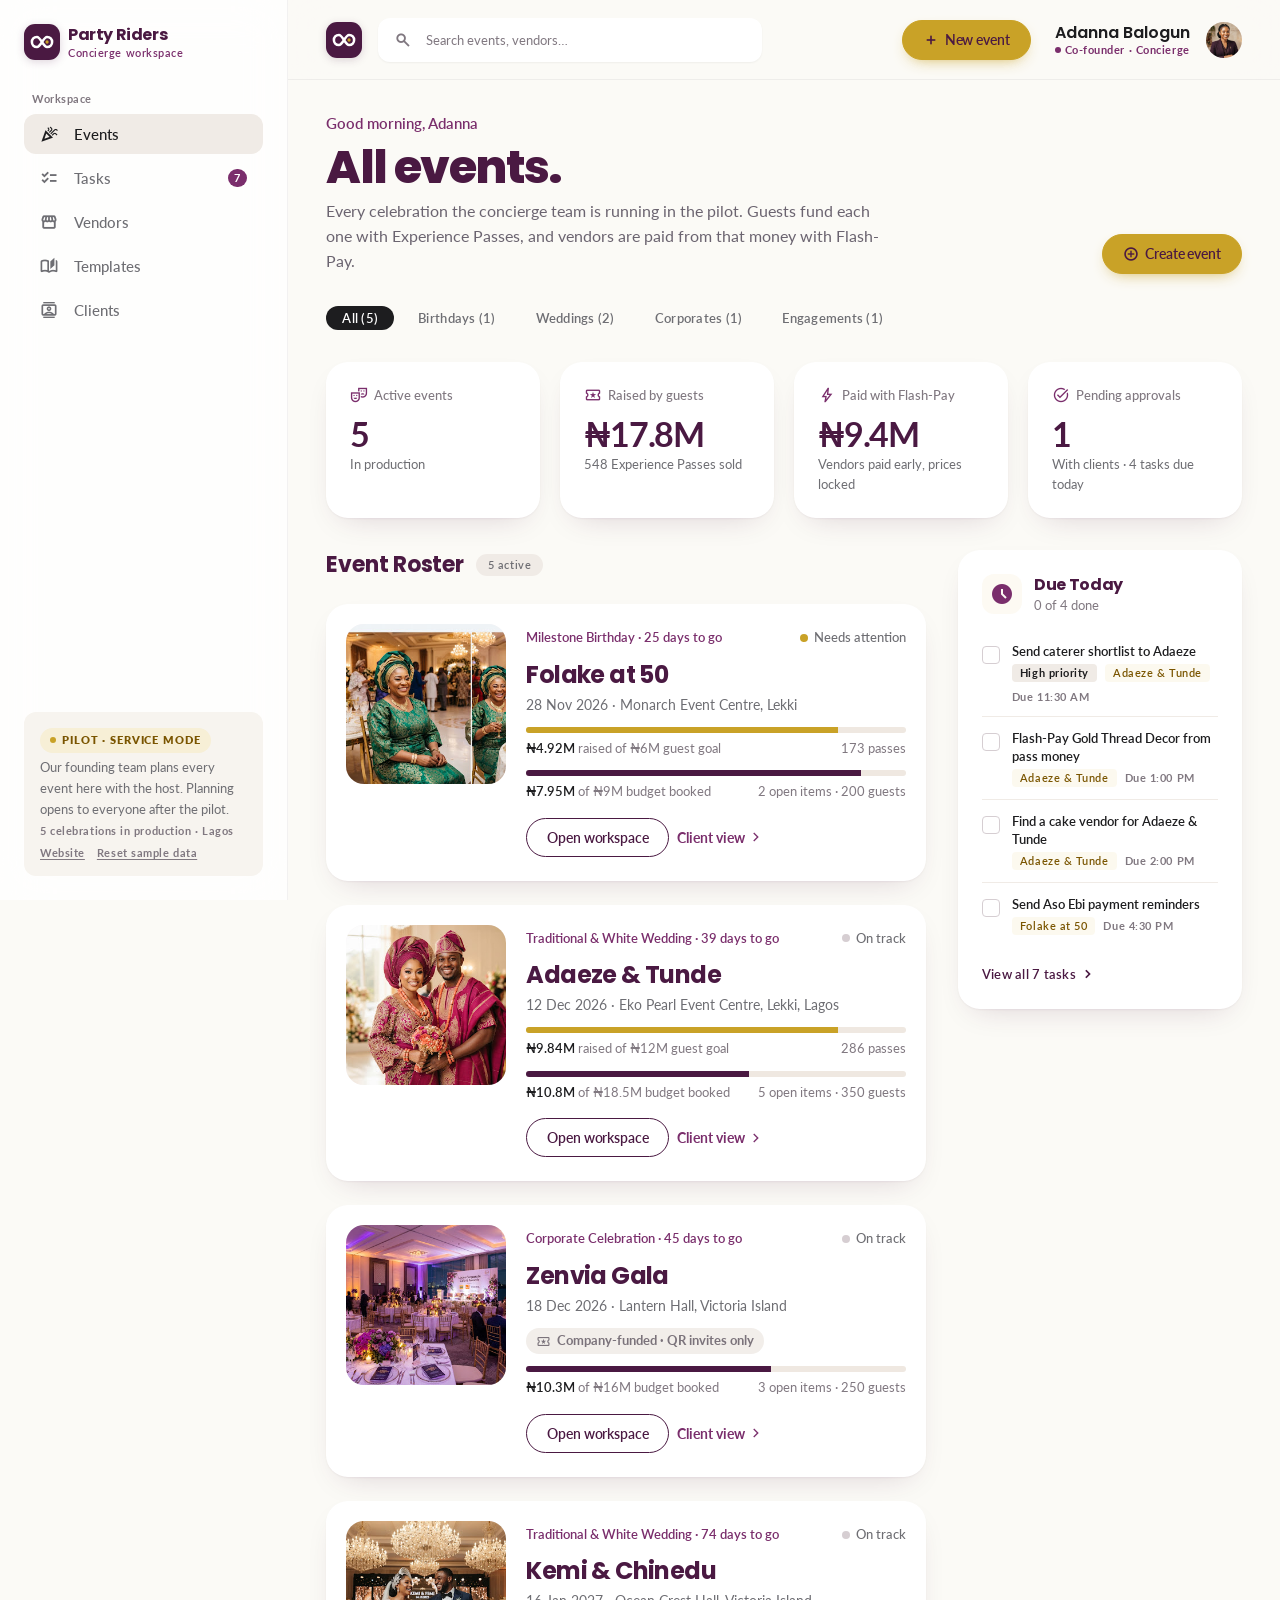
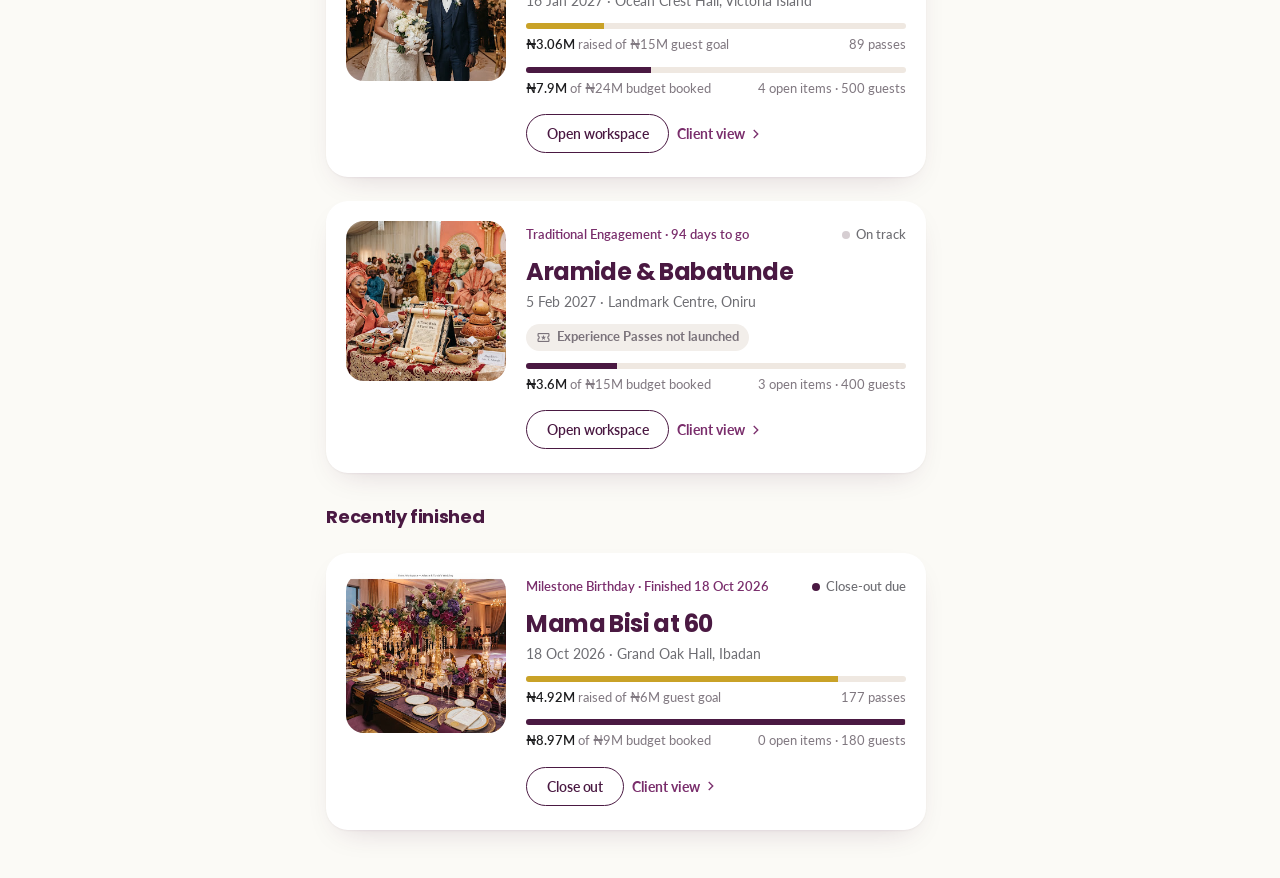
<file: app.html>
<!doctype html>
<html lang="en">
<head>
  <meta charset="utf-8">
  <meta name="viewport" content="width=device-width, initial-scale=1, viewport-fit=cover">
  <title>Party Riders · Concierge Workspace</title>
  <meta name="description" content="The Party Riders concierge workspace: plan the event, fund it with Experience Passes, pay vendors with Flash-Pay and run the QR gate.">
  <meta name="theme-color" content="#4A1942">
  <link rel="preconnect" href="https://fonts.googleapis.com">
  <link rel="preconnect" href="https://fonts.gstatic.com" crossorigin>
  <link href="https://fonts.googleapis.com/css2?family=Poppins:wght@500;600;700;800&family=Lato:wght@400;700;900&display=swap" rel="stylesheet">
  <link href="https://fonts.googleapis.com/css2?family=Material+Symbols+Outlined:opsz,wght,FILL,GRAD@20..48,300..600,0..1,0&display=swap" rel="stylesheet">
  <link href="app.css" rel="stylesheet">
  <link href="app-brand.css" rel="stylesheet">
</head>
<body>
  <div id="root"></div>
  <div id="layer"></div>
  <script src="app.js"></script>
</body>
</html>
</file>
<file: app.css>
*,:after,:before{--tw-border-spacing-x:0;--tw-border-spacing-y:0;--tw-translate-x:0;--tw-translate-y:0;--tw-rotate:0;--tw-skew-x:0;--tw-skew-y:0;--tw-scale-x:1;--tw-scale-y:1;--tw-pan-x: ;--tw-pan-y: ;--tw-pinch-zoom: ;--tw-scroll-snap-strictness:proximity;--tw-gradient-from-position: ;--tw-gradient-via-position: ;--tw-gradient-to-position: ;--tw-ordinal: ;--tw-slashed-zero: ;--tw-numeric-figure: ;--tw-numeric-spacing: ;--tw-numeric-fraction: ;--tw-ring-inset: ;--tw-ring-offset-width:0px;--tw-ring-offset-color:#fff;--tw-ring-color:rgba(59,130,246,.5);--tw-ring-offset-shadow:0 0 #0000;--tw-ring-shadow:0 0 #0000;--tw-shadow:0 0 #0000;--tw-shadow-colored:0 0 #0000;--tw-blur: ;--tw-brightness: ;--tw-contrast: ;--tw-grayscale: ;--tw-hue-rotate: ;--tw-invert: ;--tw-saturate: ;--tw-sepia: ;--tw-drop-shadow: ;--tw-backdrop-blur: ;--tw-backdrop-brightness: ;--tw-backdrop-contrast: ;--tw-backdrop-grayscale: ;--tw-backdrop-hue-rotate: ;--tw-backdrop-invert: ;--tw-backdrop-opacity: ;--tw-backdrop-saturate: ;--tw-backdrop-sepia: ;--tw-contain-size: ;--tw-contain-layout: ;--tw-contain-paint: ;--tw-contain-style: }::backdrop{--tw-border-spacing-x:0;--tw-border-spacing-y:0;--tw-translate-x:0;--tw-translate-y:0;--tw-rotate:0;--tw-skew-x:0;--tw-skew-y:0;--tw-scale-x:1;--tw-scale-y:1;--tw-pan-x: ;--tw-pan-y: ;--tw-pinch-zoom: ;--tw-scroll-snap-strictness:proximity;--tw-gradient-from-position: ;--tw-gradient-via-position: ;--tw-gradient-to-position: ;--tw-ordinal: ;--tw-slashed-zero: ;--tw-numeric-figure: ;--tw-numeric-spacing: ;--tw-numeric-fraction: ;--tw-ring-inset: ;--tw-ring-offset-width:0px;--tw-ring-offset-color:#fff;--tw-ring-color:rgba(59,130,246,.5);--tw-ring-offset-shadow:0 0 #0000;--tw-ring-shadow:0 0 #0000;--tw-shadow:0 0 #0000;--tw-shadow-colored:0 0 #0000;--tw-blur: ;--tw-brightness: ;--tw-contrast: ;--tw-grayscale: ;--tw-hue-rotate: ;--tw-invert: ;--tw-saturate: ;--tw-sepia: ;--tw-drop-shadow: ;--tw-backdrop-blur: ;--tw-backdrop-brightness: ;--tw-backdrop-contrast: ;--tw-backdrop-grayscale: ;--tw-backdrop-hue-rotate: ;--tw-backdrop-invert: ;--tw-backdrop-opacity: ;--tw-backdrop-saturate: ;--tw-backdrop-sepia: ;--tw-contain-size: ;--tw-contain-layout: ;--tw-contain-paint: ;--tw-contain-style: }/*! tailwindcss v3.4.16 | MIT License | https://tailwindcss.com*/*,:after,:before{box-sizing:border-box;border:0 solid #e5e7eb}:after,:before{--tw-content:""}:host,html{line-height:1.5;-webkit-text-size-adjust:100%;-moz-tab-size:4;-o-tab-size:4;tab-size:4;font-family:ui-sans-serif,system-ui,sans-serif,Apple Color Emoji,Segoe UI Emoji,Segoe UI Symbol,Noto Color Emoji;font-feature-settings:normal;font-variation-settings:normal;-webkit-tap-highlight-color:transparent}body{margin:0;line-height:inherit}hr{height:0;color:inherit;border-top-width:1px}abbr:where([title]){-webkit-text-decoration:underline dotted;text-decoration:underline dotted}h1,h2,h3,h4,h5,h6{font-size:inherit;font-weight:inherit}a{color:inherit;text-decoration:inherit}b,strong{font-weight:bolder}code,kbd,pre,samp{font-family:ui-monospace,SFMono-Regular,Menlo,Monaco,Consolas,Liberation Mono,Courier New,monospace;font-feature-settings:normal;font-variation-settings:normal;font-size:1em}small{font-size:80%}sub,sup{font-size:75%;line-height:0;position:relative;vertical-align:baseline}sub{bottom:-.25em}sup{top:-.5em}table{text-indent:0;border-color:inherit;border-collapse:collapse}button,input,optgroup,select,textarea{font-family:inherit;font-feature-settings:inherit;font-variation-settings:inherit;font-size:100%;font-weight:inherit;line-height:inherit;letter-spacing:inherit;color:inherit;margin:0;padding:0}button,select{text-transform:none}button,input:where([type=button]),input:where([type=reset]),input:where([type=submit]){-webkit-appearance:button;background-color:transparent;background-image:none}:-moz-focusring{outline:auto}:-moz-ui-invalid{box-shadow:none}progress{vertical-align:baseline}::-webkit-inner-spin-button,::-webkit-outer-spin-button{height:auto}[type=search]{-webkit-appearance:textfield;outline-offset:-2px}::-webkit-search-decoration{-webkit-appearance:none}::-webkit-file-upload-button{-webkit-appearance:button;font:inherit}summary{display:list-item}blockquote,dd,dl,figure,h1,h2,h3,h4,h5,h6,hr,p,pre{margin:0}fieldset{margin:0}fieldset,legend{padding:0}menu,ol,ul{list-style:none;margin:0;padding:0}dialog{padding:0}textarea{resize:vertical}input::-moz-placeholder,textarea::-moz-placeholder{opacity:1;color:#9ca3af}input::placeholder,textarea::placeholder{opacity:1;color:#9ca3af}[role=button],button{cursor:pointer}:disabled{cursor:default}audio,canvas,embed,iframe,img,object,svg,video{display:block;vertical-align:middle}img,video{max-width:100%;height:auto}[hidden]:where(:not([hidden=until-found])){display:none}[multiple],[type=date],[type=datetime-local],[type=email],[type=month],[type=number],[type=password],[type=search],[type=tel],[type=text],[type=time],[type=url],[type=week],input:where(:not([type])),select,textarea{-webkit-appearance:none;-moz-appearance:none;appearance:none;background-color:#fff;border-color:#6b7280;border-width:1px;border-radius:0;padding:.5rem .75rem;font-size:1rem;line-height:1.5rem;--tw-shadow:0 0 #0000}[multiple]:focus,[type=date]:focus,[type=datetime-local]:focus,[type=email]:focus,[type=month]:focus,[type=number]:focus,[type=password]:focus,[type=search]:focus,[type=tel]:focus,[type=text]:focus,[type=time]:focus,[type=url]:focus,[type=week]:focus,input:where(:not([type])):focus,select:focus,textarea:focus{outline:2px solid transparent;outline-offset:2px;--tw-ring-inset:var(--tw-empty,/*!*/ /*!*/);--tw-ring-offset-width:0px;--tw-ring-offset-color:#fff;--tw-ring-color:#2563eb;--tw-ring-offset-shadow:var(--tw-ring-inset) 0 0 0 var(--tw-ring-offset-width) var(--tw-ring-offset-color);--tw-ring-shadow:var(--tw-ring-inset) 0 0 0 calc(1px + var(--tw-ring-offset-width)) var(--tw-ring-color);box-shadow:var(--tw-ring-offset-shadow),var(--tw-ring-shadow),var(--tw-shadow);border-color:#2563eb}input::-moz-placeholder,textarea::-moz-placeholder{color:#6b7280;opacity:1}input::placeholder,textarea::placeholder{color:#6b7280;opacity:1}::-webkit-datetime-edit-fields-wrapper{padding:0}::-webkit-date-and-time-value{min-height:1.5em;text-align:inherit}::-webkit-datetime-edit{display:inline-flex}::-webkit-datetime-edit,::-webkit-datetime-edit-day-field,::-webkit-datetime-edit-hour-field,::-webkit-datetime-edit-meridiem-field,::-webkit-datetime-edit-millisecond-field,::-webkit-datetime-edit-minute-field,::-webkit-datetime-edit-month-field,::-webkit-datetime-edit-second-field,::-webkit-datetime-edit-year-field{padding-top:0;padding-bottom:0}select{background-image:url("data:image/svg+xml;charset=utf-8,%3Csvg xmlns='http://www.w3.org/2000/svg' fill='none' viewBox='0 0 20 20'%3E%3Cpath stroke='%236b7280' stroke-linecap='round' stroke-linejoin='round' stroke-width='1.5' d='m6 8 4 4 4-4'/%3E%3C/svg%3E");background-position:right .5rem center;background-repeat:no-repeat;background-size:1.5em 1.5em;padding-right:2.5rem;-webkit-print-color-adjust:exact;print-color-adjust:exact}[multiple],[size]:where(select:not([size="1"])){background-image:none;background-position:0 0;background-repeat:unset;background-size:initial;padding-right:.75rem;-webkit-print-color-adjust:unset;print-color-adjust:unset}[type=checkbox],[type=radio]{-webkit-appearance:none;-moz-appearance:none;appearance:none;padding:0;-webkit-print-color-adjust:exact;print-color-adjust:exact;display:inline-block;vertical-align:middle;background-origin:border-box;-webkit-user-select:none;-moz-user-select:none;user-select:none;flex-shrink:0;height:1rem;width:1rem;color:#2563eb;background-color:#fff;border-color:#6b7280;border-width:1px;--tw-shadow:0 0 #0000}[type=checkbox]{border-radius:0}[type=radio]{border-radius:100%}[type=checkbox]:focus,[type=radio]:focus{outline:2px solid transparent;outline-offset:2px;--tw-ring-inset:var(--tw-empty,/*!*/ /*!*/);--tw-ring-offset-width:2px;--tw-ring-offset-color:#fff;--tw-ring-color:#2563eb;--tw-ring-offset-shadow:var(--tw-ring-inset) 0 0 0 var(--tw-ring-offset-width) var(--tw-ring-offset-color);--tw-ring-shadow:var(--tw-ring-inset) 0 0 0 calc(2px + var(--tw-ring-offset-width)) var(--tw-ring-color);box-shadow:var(--tw-ring-offset-shadow),var(--tw-ring-shadow),var(--tw-shadow)}[type=checkbox]:checked,[type=radio]:checked{border-color:transparent;background-color:currentColor;background-size:100% 100%;background-position:50%;background-repeat:no-repeat}[type=checkbox]:checked{background-image:url("data:image/svg+xml;charset=utf-8,%3Csvg xmlns='http://www.w3.org/2000/svg' fill='%23fff' viewBox='0 0 16 16'%3E%3Cpath d='M12.207 4.793a1 1 0 0 1 0 1.414l-5 5a1 1 0 0 1-1.414 0l-2-2a1 1 0 0 1 1.414-1.414L6.5 9.086l4.293-4.293a1 1 0 0 1 1.414 0'/%3E%3C/svg%3E")}@media (forced-colors:active) {[type=checkbox]:checked{-webkit-appearance:auto;-moz-appearance:auto;appearance:auto}}[type=radio]:checked{background-image:url("data:image/svg+xml;charset=utf-8,%3Csvg xmlns='http://www.w3.org/2000/svg' fill='%23fff' viewBox='0 0 16 16'%3E%3Ccircle cx='8' cy='8' r='3'/%3E%3C/svg%3E")}@media (forced-colors:active) {[type=radio]:checked{-webkit-appearance:auto;-moz-appearance:auto;appearance:auto}}[type=checkbox]:checked:focus,[type=checkbox]:checked:hover,[type=radio]:checked:focus,[type=radio]:checked:hover{border-color:transparent;background-color:currentColor}[type=checkbox]:indeterminate{background-image:url("data:image/svg+xml;charset=utf-8,%3Csvg xmlns='http://www.w3.org/2000/svg' fill='none' viewBox='0 0 16 16'%3E%3Cpath stroke='%23fff' stroke-linecap='round' stroke-linejoin='round' stroke-width='2' d='M4 8h8'/%3E%3C/svg%3E");border-color:transparent;background-color:currentColor;background-size:100% 100%;background-position:50%;background-repeat:no-repeat}@media (forced-colors:active) {[type=checkbox]:indeterminate{-webkit-appearance:auto;-moz-appearance:auto;appearance:auto}}[type=checkbox]:indeterminate:focus,[type=checkbox]:indeterminate:hover{border-color:transparent;background-color:currentColor}[type=file]{background:unset;border-color:inherit;border-width:0;border-radius:0;padding:0;font-size:unset;line-height:inherit}[type=file]:focus{outline:1px solid ButtonText;outline:1px auto -webkit-focus-ring-color}.sr-only{position:absolute;width:1px;height:1px;padding:0;margin:-1px;overflow:hidden;clip:rect(0,0,0,0);white-space:nowrap;border-width:0}.pointer-events-none{pointer-events:none}.fixed{position:fixed}.absolute{position:absolute}.relative{position:relative}.sticky{position:sticky}.inset-0{inset:0}.inset-x-0{left:0;right:0}.-bottom-10{bottom:-2.5rem}.-right-10{right:-2.5rem}.bottom-0{bottom:0}.bottom-3{bottom:.75rem}.left-0{left:0}.left-1\/2{left:50%}.left-3{left:.75rem}.left-4,.left-space-md{left:1rem}.right-0{right:0}.right-3{right:.75rem}.right-4{right:1rem}.top-0{top:0}.top-2\.5{top:.625rem}.top-20{top:5rem}.top-3{top:.75rem}.top-4{top:1rem}.top-\[136px\]{top:136px}.top-full{top:100%}.z-10{z-index:10}.z-30{z-index:30}.z-40{z-index:40}.z-50{z-index:50}.z-\[60\]{z-index:60}.z-\[61\]{z-index:61}.z-\[70\]{z-index:70}.z-\[80\]{z-index:80}.mx-auto{margin-left:auto;margin-right:auto}.mb-1,.mb-space-xs{margin-bottom:.25rem}.ml-2{margin-left:.5rem}.ml-auto{margin-left:auto}.mt-0\.5{margin-top:.125rem}.mt-1{margin-top:.25rem}.mt-2{margin-top:.5rem}.mt-auto{margin-top:auto}.mt-space-xs{margin-top:.25rem}.box-border{box-sizing:border-box}.block{display:block}.inline-block{display:inline-block}.flex{display:flex}.inline-flex{display:inline-flex}.table{display:table}.grid{display:grid}.hidden{display:none}.h-1\.5{height:.375rem}.h-10{height:2.5rem}.h-11{height:2.75rem}.h-12{height:3rem}.h-16{height:4rem}.h-2{height:.5rem}.h-2\.5{height:.625rem}.h-20{height:5rem}.h-3{height:.75rem}.h-32{height:8rem}.h-36{height:9rem}.h-40{height:10rem}.h-44{height:11rem}.h-48{height:12rem}.h-52{height:13rem}.h-7{height:1.75rem}.h-72{height:18rem}.h-8{height:2rem}.h-9{height:2.25rem}.h-\[18px\]{height:18px}.h-\[420px\]{height:420px}.h-full{height:100%}.h-px{height:1px}.min-h-screen{min-height:100vh}.w-1\.5{width:.375rem}.w-10{width:2.5rem}.w-11{width:2.75rem}.w-12{width:3rem}.w-16{width:4rem}.w-2{width:.5rem}.w-2\.5{width:.625rem}.w-36{width:9rem}.w-52{width:13rem}.w-56{width:14rem}.w-7{width:1.75rem}.w-72{width:18rem}.w-8{width:2rem}.w-9{width:2.25rem}.w-\[120px\]{width:120px}.w-\[18px\]{width:18px}.w-\[50px\]{width:50px}.w-full{width:100%}.min-w-0{min-width:0}.min-w-\[18px\]{min-width:18px}.min-w-\[220px\]{min-width:220px}.min-w-\[360px\]{min-width:360px}.min-w-\[520px\]{min-width:520px}.min-w-\[720px\]{min-width:720px}.min-w-\[760px\]{min-width:760px}.max-w-3xl{max-width:48rem}.max-w-\[1440px\]{max-width:1440px}.max-w-\[440px\]{max-width:440px}.max-w-\[480px\]{max-width:480px}.max-w-\[560px\]{max-width:560px}.max-w-\[calc\(100vw-32px\)\]{max-width:calc(100vw - 32px)}.max-w-full{max-width:100%}.max-w-md{max-width:28rem}.max-w-sm{max-width:24rem}.max-w-xl{max-width:36rem}.flex-1{flex:1 1 0%}.flex-shrink-0,.shrink-0{flex-shrink:0}.table-auto{table-layout:auto}.border-collapse{border-collapse:collapse}.-translate-x-1\/2{--tw-translate-x:-50%}.-rotate-90,.-translate-x-1\/2{transform:translate(var(--tw-translate-x),var(--tw-translate-y)) rotate(var(--tw-rotate)) skewX(var(--tw-skew-x)) skewY(var(--tw-skew-y)) scaleX(var(--tw-scale-x)) scaleY(var(--tw-scale-y))}.-rotate-90{--tw-rotate:-90deg}.cursor-pointer{cursor:pointer}.select-all{-webkit-user-select:all;-moz-user-select:all;user-select:all}.grid-cols-1{grid-template-columns:repeat(1,minmax(0,1fr))}.grid-cols-2{grid-template-columns:repeat(2,minmax(0,1fr))}.grid-cols-3{grid-template-columns:repeat(3,minmax(0,1fr))}.flex-col{flex-direction:column}.flex-wrap{flex-wrap:wrap}.items-start{align-items:flex-start}.items-end{align-items:flex-end}.items-center{align-items:center}.items-baseline{align-items:baseline}.justify-end{justify-content:flex-end}.justify-center{justify-content:center}.justify-between{justify-content:space-between}.gap-0\.5{gap:.125rem}.gap-1{gap:.25rem}.gap-1\.5{gap:.375rem}.gap-2{gap:.5rem}.gap-2\.5{gap:.625rem}.gap-3{gap:.75rem}.gap-3\.5{gap:.875rem}.gap-4{gap:1rem}.gap-5{gap:1.25rem}.gap-6{gap:1.5rem}.gap-8{gap:2rem}.gap-space-lg{gap:1.5rem}.gap-space-md{gap:1rem}.gap-space-sm{gap:.5rem}.gap-space-xl{gap:2rem}.gap-space-xs{gap:.25rem}.divide-x>:not([hidden])~:not([hidden]){--tw-divide-x-reverse:0;border-right-width:calc(1px*var(--tw-divide-x-reverse));border-left-width:calc(1px*(1 - var(--tw-divide-x-reverse)))}.divide-y>:not([hidden])~:not([hidden]){--tw-divide-y-reverse:0;border-top-width:calc(1px*(1 - var(--tw-divide-y-reverse)));border-bottom-width:calc(1px*var(--tw-divide-y-reverse))}.divide-surface-container>:not([hidden])~:not([hidden]){--tw-divide-opacity:1;border-color:rgb(240 235 230/var(--tw-divide-opacity,1))}.self-start{align-self:flex-start}.overflow-hidden{overflow:hidden}.overflow-x-auto{overflow-x:auto}.overflow-y-auto{overflow-y:auto}.truncate{overflow:hidden;text-overflow:ellipsis}.truncate,.whitespace-nowrap{white-space:nowrap}.whitespace-pre-line{white-space:pre-line}.rounded{border-radius:.25rem}.rounded-2xl{border-radius:1rem}.rounded-\[18px\]{border-radius:18px}.rounded-\[22px\]{border-radius:22px}.rounded-\[28px\]{border-radius:28px}.rounded-full{border-radius:9999px}.rounded-lg{border-radius:.5rem}.rounded-md{border-radius:.375rem}.rounded-xl{border-radius:.75rem}.rounded-tl-md{border-top-left-radius:.375rem}.rounded-tl-none{border-top-left-radius:0}.border{border-width:1px}.border-0{border-width:0}.border-2{border-width:2px}.border-\[1\.5px\]{border-width:1.5px}.border-b{border-bottom-width:1px}.border-l-2{border-left-width:2px}.border-r{border-right-width:1px}.border-t{border-top-width:1px}.border-dashed{border-style:dashed}.border-black\/\[0\.05\]{border-color:rgba(0,0,0,.05)}.border-gold{--tw-border-opacity:1;border-color:rgb(201 162 39/var(--tw-border-opacity,1))}.border-on-primary\/20{border-color:hsla(0,0%,100%,.2)}.border-outline-variant{--tw-border-opacity:1;border-color:rgb(214 206 210/var(--tw-border-opacity,1))}.border-plum{--tw-border-opacity:1;border-color:rgb(74 25 66/var(--tw-border-opacity,1))}.border-primary{--tw-border-opacity:1;border-color:rgb(74 25 66/var(--tw-border-opacity,1))}.border-primary-container{--tw-border-opacity:1;border-color:rgb(74 25 66/var(--tw-border-opacity,1))}.border-secondary{--tw-border-opacity:1;border-color:rgb(122 46 108/var(--tw-border-opacity,1))}.border-surface-container{--tw-border-opacity:1;border-color:rgb(240 235 230/var(--tw-border-opacity,1))}.border-transparent{border-color:transparent}.border-white{--tw-border-opacity:1;border-color:rgb(255 255 255/var(--tw-border-opacity,1))}.border-white\/60{border-color:hsla(0,0%,100%,.6)}.bg-\[\#000000\]\/25{background-color:rgba(0,0,0,.25)}.bg-\[\#34c759\]{--tw-bg-opacity:1;background-color:rgb(52 199 89/var(--tw-bg-opacity,1))}.bg-\[\#E8F5E9\]{--tw-bg-opacity:1;background-color:rgb(232 245 233/var(--tw-bg-opacity,1))}.bg-\[\#E9D3A3\]{--tw-bg-opacity:1;background-color:rgb(233 211 163/var(--tw-bg-opacity,1))}.bg-\[\#ff9f0a\]{--tw-bg-opacity:1;background-color:rgb(255 159 10/var(--tw-bg-opacity,1))}.bg-background{--tw-bg-opacity:1;background-color:rgb(251 250 246/var(--tw-bg-opacity,1))}.bg-error-container{--tw-bg-opacity:1;background-color:rgb(253 238 238/var(--tw-bg-opacity,1))}.bg-gold{--tw-bg-opacity:1;background-color:rgb(201 162 39/var(--tw-bg-opacity,1))}.bg-on-surface{--tw-bg-opacity:1;background-color:rgb(29 29 31/var(--tw-bg-opacity,1))}.bg-outline{--tw-bg-opacity:1;background-color:rgb(128 120 128/var(--tw-bg-opacity,1))}.bg-outline-variant{--tw-bg-opacity:1;background-color:rgb(214 206 210/var(--tw-bg-opacity,1))}.bg-outline-variant\/50{background-color:hsla(240,6%,83%,.5)}.bg-plum{--tw-bg-opacity:1;background-color:rgb(74 25 66/var(--tw-bg-opacity,1))}.bg-primary{--tw-bg-opacity:1;background-color:rgb(74 25 66/var(--tw-bg-opacity,1))}.bg-primary-container{--tw-bg-opacity:1;background-color:rgb(74 25 66/var(--tw-bg-opacity,1))}.bg-primary-fixed{--tw-bg-opacity:1;background-color:rgb(245 233 242/var(--tw-bg-opacity,1))}.bg-primary-fixed\/20{background-color:rgba(245,233,242,.2)}.bg-primary-fixed\/40{background-color:rgba(245,233,242,.4)}.bg-primary-fixed\/50{background-color:rgba(245,233,242,.5)}.bg-primary-fixed\/60{background-color:rgba(245,233,242,.6)}.bg-secondary{--tw-bg-opacity:1;background-color:rgb(122 46 108/var(--tw-bg-opacity,1))}.bg-secondary-container{--tw-bg-opacity:1;background-color:rgb(247 239 214/var(--tw-bg-opacity,1))}.bg-secondary-container\/30{background-color:rgba(247,239,214,.3)}.bg-secondary-container\/40{background-color:rgba(247,239,214,.4)}.bg-secondary-container\/50{background-color:rgba(247,239,214,.5)}.bg-secondary-fixed{--tw-bg-opacity:1;background-color:rgb(251 246 230/var(--tw-bg-opacity,1))}.bg-secondary-fixed\/40{background-color:rgba(251,246,230,.4)}.bg-surface{--tw-bg-opacity:1;background-color:rgb(251 250 246/var(--tw-bg-opacity,1))}.bg-surface-container{--tw-bg-opacity:1;background-color:rgb(240 235 230/var(--tw-bg-opacity,1))}.bg-surface-container-low{--tw-bg-opacity:1;background-color:rgb(247 244 239/var(--tw-bg-opacity,1))}.bg-surface-container-low\/50{background-color:rgba(247,244,239,.5)}.bg-surface-container-lowest{--tw-bg-opacity:1;background-color:rgb(255 255 255/var(--tw-bg-opacity,1))}.bg-surface-container-lowest\/80{background-color:hsla(0,0%,100%,.8)}.bg-surface-container-lowest\/90{background-color:hsla(0,0%,100%,.9)}.bg-surface-container-lowest\/95{background-color:hsla(0,0%,100%,.95)}.bg-surface-dim{--tw-bg-opacity:1;background-color:rgb(222 214 206/var(--tw-bg-opacity,1))}.bg-tertiary{--tw-bg-opacity:1;background-color:rgb(31 122 75/var(--tw-bg-opacity,1))}.bg-tertiary-fixed{--tw-bg-opacity:1;background-color:rgb(230 243 235/var(--tw-bg-opacity,1))}.bg-tertiary-fixed\/40{background-color:rgba(230,243,235,.4)}.bg-tertiary-fixed\/50{background-color:rgba(230,243,235,.5)}.bg-transparent{background-color:transparent}.bg-white\/10{background-color:hsla(0,0%,100%,.1)}.bg-white\/15{background-color:hsla(0,0%,100%,.15)}.bg-gradient-to-b{background-image:linear-gradient(to bottom,var(--tw-gradient-stops))}.bg-gradient-to-r{background-image:linear-gradient(to right,var(--tw-gradient-stops))}.bg-gradient-to-t{background-image:linear-gradient(to top,var(--tw-gradient-stops))}.from-\[\#000000\]\/80{--tw-gradient-from:rgba(0,0,0,.8) var(--tw-gradient-from-position);--tw-gradient-to:transparent var(--tw-gradient-to-position);--tw-gradient-stops:var(--tw-gradient-from),var(--tw-gradient-to)}.from-\[\#000000\]\/90{--tw-gradient-from:rgba(0,0,0,.9) var(--tw-gradient-from-position);--tw-gradient-to:transparent var(--tw-gradient-to-position);--tw-gradient-stops:var(--tw-gradient-from),var(--tw-gradient-to)}.from-primary{--tw-gradient-from:#4a1942 var(--tw-gradient-from-position);--tw-gradient-to:rgba(74,25,66,0) var(--tw-gradient-to-position);--tw-gradient-stops:var(--tw-gradient-from),var(--tw-gradient-to)}.from-primary\/70{--tw-gradient-from:rgba(74,25,66,.7) var(--tw-gradient-from-position);--tw-gradient-to:rgba(74,25,66,0) var(--tw-gradient-to-position);--tw-gradient-stops:var(--tw-gradient-from),var(--tw-gradient-to)}.from-primary\/85{--tw-gradient-from:rgba(74,25,66,.85) var(--tw-gradient-from-position);--tw-gradient-to:rgba(74,25,66,0) var(--tw-gradient-to-position);--tw-gradient-stops:var(--tw-gradient-from),var(--tw-gradient-to)}.from-surface-container-lowest{--tw-gradient-from:#fff var(--tw-gradient-from-position);--tw-gradient-to:hsla(0,0%,100%,0) var(--tw-gradient-to-position);--tw-gradient-stops:var(--tw-gradient-from),var(--tw-gradient-to)}.via-\[\#000000\]\/35{--tw-gradient-to:transparent var(--tw-gradient-to-position);--tw-gradient-stops:var(--tw-gradient-from),rgba(0,0,0,.35) var(--tw-gradient-via-position),var(--tw-gradient-to)}.via-primary\/20{--tw-gradient-to:rgba(74,25,66,0) var(--tw-gradient-to-position);--tw-gradient-stops:var(--tw-gradient-from),rgba(74,25,66,.2) var(--tw-gradient-via-position),var(--tw-gradient-to)}.via-secondary-container{--tw-gradient-to:rgba(247,239,214,0) var(--tw-gradient-to-position);--tw-gradient-stops:var(--tw-gradient-from),#c9a227 var(--tw-gradient-via-position),var(--tw-gradient-to)}.to-\[\#000000\]\/5{--tw-gradient-to:rgba(0,0,0,.05) var(--tw-gradient-to-position)}.to-primary{--tw-gradient-to:#4a1942 var(--tw-gradient-to-position)}.to-surface-container-low{--tw-gradient-to:#f7f4ef var(--tw-gradient-to-position)}.to-transparent{--tw-gradient-to:transparent var(--tw-gradient-to-position)}.object-cover{-o-object-fit:cover;object-fit:cover}.p-0{padding:0}.p-0\.5{padding:.125rem}.p-1{padding:.25rem}.p-2{padding:.5rem}.p-3{padding:.75rem}.p-3\.5{padding:.875rem}.p-4{padding:1rem}.p-5{padding:1.25rem}.p-6{padding:1.5rem}.p-space-2xl{padding:3rem}.p-space-lg{padding:1.5rem}.p-space-md{padding:1rem}.p-space-sm{padding:.5rem}.p-space-xl{padding:2rem}.p-space-xs{padding:.25rem}.px-1{padding-left:.25rem;padding-right:.25rem}.px-1\.5{padding-left:.375rem;padding-right:.375rem}.px-2{padding-left:.5rem;padding-right:.5rem}.px-2\.5{padding-left:.625rem;padding-right:.625rem}.px-3{padding-left:.75rem;padding-right:.75rem}.px-3\.5{padding-left:.875rem;padding-right:.875rem}.px-4{padding-left:1rem;padding-right:1rem}.px-5{padding-left:1.25rem;padding-right:1.25rem}.px-6,.px-space-lg{padding-left:1.5rem;padding-right:1.5rem}.px-space-md{padding-left:1rem;padding-right:1rem}.px-space-sm{padding-left:.5rem;padding-right:.5rem}.py-0\.5{padding-top:.125rem;padding-bottom:.125rem}.py-1{padding-top:.25rem;padding-bottom:.25rem}.py-1\.5{padding-top:.375rem;padding-bottom:.375rem}.py-2{padding-top:.5rem;padding-bottom:.5rem}.py-2\.5{padding-top:.625rem;padding-bottom:.625rem}.py-3{padding-top:.75rem;padding-bottom:.75rem}.py-4{padding-top:1rem;padding-bottom:1rem}.py-5{padding-top:1.25rem;padding-bottom:1.25rem}.py-6{padding-top:1.5rem;padding-bottom:1.5rem}.py-space-2xl{padding-top:3rem;padding-bottom:3rem}.py-space-lg{padding-top:1.5rem;padding-bottom:1.5rem}.py-space-md{padding-top:1rem;padding-bottom:1rem}.py-space-sm{padding-top:.5rem;padding-bottom:.5rem}.py-space-xs{padding-top:.25rem}.pb-1,.py-space-xs{padding-bottom:.25rem}.pb-32{padding-bottom:8rem}.pb-8{padding-bottom:2rem}.pb-space-2xl{padding-bottom:3rem}.pb-space-sm{padding-bottom:.5rem}.pb-space-xs{padding-bottom:.25rem}.pl-10{padding-left:2.5rem}.pl-12{padding-left:3rem}.pl-2{padding-left:.5rem}.pl-3{padding-left:.75rem}.pl-4{padding-left:1rem}.pl-8{padding-left:2rem}.pl-space-md{padding-left:1rem}.pr-3\.5{padding-right:.875rem}.pr-5{padding-right:1.25rem}.pr-8{padding-right:2rem}.pr-space-md{padding-right:1rem}.pt-0\.5{padding-top:.125rem}.pt-1{padding-top:.25rem}.pt-10{padding-top:2.5rem}.pt-2{padding-top:.5rem}.pt-3{padding-top:.75rem}.pt-32{padding-top:8rem}.pt-4{padding-top:1rem}.pt-6{padding-top:1.5rem}.pt-space-md{padding-top:1rem}.pt-space-sm{padding-top:.5rem}.pt-space-xs{padding-top:.25rem}.text-left{text-align:left}.text-center{text-align:center}.text-right{text-align:right}.align-top{vertical-align:top}.font-body-md,.font-body-sm,.font-currency-display,.font-currency-md,.font-display-lg-mobile,.font-headline-md,.font-headline-sm,.font-headline-xl-mobile,.font-label-md,.font-label-sm,.font-title-md{font-family:Plus Jakarta Sans,ui-sans-serif,system-ui,-apple-system,Segoe UI,sans-serif}.text-\[10px\]{font-size:10px}.text-\[11px\]{font-size:11px}.text-\[12px\]{font-size:12px}.text-\[13px\]{font-size:13px}.text-\[14px\]{font-size:14px}.text-\[15px\]{font-size:15px}.text-\[16px\]{font-size:16px}.text-\[17px\]{font-size:17px}.text-\[18px\]{font-size:18px}.text-\[19px\]{font-size:19px}.text-\[20px\]{font-size:20px}.text-\[22px\]{font-size:22px}.text-\[24px\]{font-size:24px}.text-\[26px\]{font-size:26px}.text-\[30px\]{font-size:30px}.text-\[34px\]{font-size:34px}.text-\[40px\]{font-size:40px}.text-\[44px\]{font-size:44px}.text-body-md{font-size:15px;line-height:22px;font-weight:400}.text-body-sm{font-size:13px;line-height:18px;font-weight:400}.text-currency-display{font-size:32px;line-height:38px;letter-spacing:-.01em;font-weight:700}.text-currency-md{font-size:18px;line-height:24px;font-weight:600}.text-display-lg-mobile{font-size:32px;line-height:40px;letter-spacing:-.02em;font-weight:700}.text-headline-md{font-size:22px;line-height:30px;letter-spacing:-.01em;font-weight:600}.text-headline-sm{font-size:18px;line-height:24px;font-weight:600}.text-headline-xl-mobile{font-size:26px;line-height:32px;letter-spacing:-.01em;font-weight:600}.text-label-md{font-size:13px;line-height:16px;letter-spacing:.02em;font-weight:600}.text-label-sm{font-size:11px;line-height:14px;letter-spacing:.05em;font-weight:700}.text-title-md{font-size:16px;line-height:22px;font-weight:600}.font-bold{font-weight:700}.font-medium{font-weight:500}.font-normal{font-weight:400}.font-semibold{font-weight:600}.italic{font-style:italic}.tabular-nums{--tw-numeric-spacing:tabular-nums;font-variant-numeric:var(--tw-ordinal) var(--tw-slashed-zero) var(--tw-numeric-figure) var(--tw-numeric-spacing) var(--tw-numeric-fraction)}.leading-4{line-height:1rem}.leading-none{line-height:1}.leading-relaxed{line-height:1.625}.leading-snug{line-height:1.375}.leading-tight{line-height:1.25}.tracking-\[-0\.01em\]{letter-spacing:-.01em}.tracking-\[-0\.025em\]{letter-spacing:-.025em}.tracking-\[-0\.02em\]{letter-spacing:-.02em}.tracking-\[-0\.035em\]{letter-spacing:-.035em}.tracking-\[-0\.03em\]{letter-spacing:-.03em}.tracking-\[0\.2em\]{letter-spacing:.2em}.tracking-tight{letter-spacing:-.025em}.text-\[\#1B5E20\]{--tw-text-opacity:1;color:rgb(27 94 32/var(--tw-text-opacity,1))}.text-\[\#b25000\]{--tw-text-opacity:1;color:rgb(178 80 0/var(--tw-text-opacity,1))}.text-error{--tw-text-opacity:1;color:rgb(215 0 21/var(--tw-text-opacity,1))}.text-gold{--tw-text-opacity:1;color:rgb(201 162 39/var(--tw-text-opacity,1))}.text-on-error-container{--tw-text-opacity:1;color:rgb(163 0 15/var(--tw-text-opacity,1))}.text-on-primary{--tw-text-opacity:1;color:rgb(255 255 255/var(--tw-text-opacity,1))}.text-on-primary-fixed-variant{--tw-text-opacity:1;color:rgb(74 25 66/var(--tw-text-opacity,1))}.text-on-primary\/70{color:hsla(0,0%,100%,.7)}.text-on-primary\/80{color:hsla(0,0%,100%,.8)}.text-on-primary\/90{color:hsla(0,0%,100%,.9)}.text-on-secondary{--tw-text-opacity:1;color:rgb(255 255 255/var(--tw-text-opacity,1))}.text-on-secondary-container{--tw-text-opacity:1;color:rgb(122 85 0/var(--tw-text-opacity,1))}.text-on-secondary-fixed-variant{--tw-text-opacity:1;color:rgb(122 85 0/var(--tw-text-opacity,1))}.text-on-surface{--tw-text-opacity:1;color:rgb(29 29 31/var(--tw-text-opacity,1))}.text-on-surface-variant{--tw-text-opacity:1;color:rgb(110 110 115/var(--tw-text-opacity,1))}.text-on-tertiary{--tw-text-opacity:1;color:rgb(255 255 255/var(--tw-text-opacity,1))}.text-outline{--tw-text-opacity:1;color:rgb(128 120 128/var(--tw-text-opacity,1))}.text-outline-variant{--tw-text-opacity:1;color:rgb(214 206 210/var(--tw-text-opacity,1))}.text-plum{--tw-text-opacity:1;color:rgb(74 25 66/var(--tw-text-opacity,1))}.text-primary{--tw-text-opacity:1;color:rgb(74 25 66/var(--tw-text-opacity,1))}.text-primary-container{--tw-text-opacity:1;color:rgb(74 25 66/var(--tw-text-opacity,1))}.text-secondary{--tw-text-opacity:1;color:rgb(122 46 108/var(--tw-text-opacity,1))}.text-secondary-container,.text-surface-variant{--tw-text-opacity:1;color:rgb(247 239 214/var(--tw-text-opacity,1))}.text-tertiary,.text-tertiary-container{--tw-text-opacity:1;color:rgb(31 122 75/var(--tw-text-opacity,1))}.text-white{--tw-text-opacity:1;color:rgb(255 255 255/var(--tw-text-opacity,1))}.text-white\/80{color:hsla(0,0%,100%,.8)}.underline{text-decoration-line:underline}.line-through{text-decoration-line:line-through}.underline-offset-2{text-underline-offset:2px}.opacity-10{opacity:.1}.opacity-60{opacity:.6}.shadow{--tw-shadow:0 1px 3px 0 rgba(0,0,0,.1),0 1px 2px -1px rgba(0,0,0,.1);--tw-shadow-colored:0 1px 3px 0 var(--tw-shadow-color),0 1px 2px -1px var(--tw-shadow-color)}.shadow,.shadow-2xl{box-shadow:var(--tw-ring-offset-shadow,0 0 #0000),var(--tw-ring-shadow,0 0 #0000),var(--tw-shadow)}.shadow-2xl{--tw-shadow:0 25px 50px -12px rgba(0,0,0,.25);--tw-shadow-colored:0 25px 50px -12px var(--tw-shadow-color)}.shadow-\[0_1px_3px_rgba\(0\2c 0\2c 0\2c 0\.12\)\]{--tw-shadow:0 1px 3px rgba(0,0,0,.12);--tw-shadow-colored:0 1px 3px var(--tw-shadow-color);box-shadow:var(--tw-ring-offset-shadow,0 0 #0000),var(--tw-ring-shadow,0 0 #0000),var(--tw-shadow)}.shadow-\[0_2px_8px_rgba\(74\2c 25\2c 66\2c 0\.12\)\]{--tw-shadow:0 2px 8px rgba(74,25,66,.12);--tw-shadow-colored:0 2px 8px var(--tw-shadow-color)}.shadow-\[0_2px_8px_rgba\(74\2c 25\2c 66\2c 0\.12\)\],.shadow-lg{box-shadow:var(--tw-ring-offset-shadow,0 0 #0000),var(--tw-ring-shadow,0 0 #0000),var(--tw-shadow)}.shadow-lg{--tw-shadow:0 10px 15px -3px rgba(0,0,0,.1),0 4px 6px -4px rgba(0,0,0,.1);--tw-shadow-colored:0 10px 15px -3px var(--tw-shadow-color),0 4px 6px -4px var(--tw-shadow-color)}.shadow-sm{--tw-shadow:0 1px 2px 0 rgba(0,0,0,.05);--tw-shadow-colored:0 1px 2px 0 var(--tw-shadow-color)}.shadow-sm,.shadow-xl{box-shadow:var(--tw-ring-offset-shadow,0 0 #0000),var(--tw-ring-shadow,0 0 #0000),var(--tw-shadow)}.shadow-xl{--tw-shadow:0 20px 25px -5px rgba(0,0,0,.1),0 8px 10px -6px rgba(0,0,0,.1);--tw-shadow-colored:0 20px 25px -5px var(--tw-shadow-color),0 8px 10px -6px var(--tw-shadow-color)}.ring-2{--tw-ring-offset-shadow:var(--tw-ring-inset) 0 0 0 var(--tw-ring-offset-width) var(--tw-ring-offset-color);--tw-ring-shadow:var(--tw-ring-inset) 0 0 0 calc(2px + var(--tw-ring-offset-width)) var(--tw-ring-color);box-shadow:var(--tw-ring-offset-shadow),var(--tw-ring-shadow),var(--tw-shadow,0 0 #0000)}.ring-gold{--tw-ring-opacity:1;--tw-ring-color:rgb(201 162 39/var(--tw-ring-opacity,1))}.ring-surface-container-lowest{--tw-ring-opacity:1;--tw-ring-color:rgb(255 255 255/var(--tw-ring-opacity,1))}.filter{filter:var(--tw-blur) var(--tw-brightness) var(--tw-contrast) var(--tw-grayscale) var(--tw-hue-rotate) var(--tw-invert) var(--tw-saturate) var(--tw-sepia) var(--tw-drop-shadow)}.backdrop-blur-\[6px\]{--tw-backdrop-blur:blur(6px)}.backdrop-blur-\[6px\],.backdrop-blur-xl{-webkit-backdrop-filter:var(--tw-backdrop-blur) var(--tw-backdrop-brightness) var(--tw-backdrop-contrast) var(--tw-backdrop-grayscale) var(--tw-backdrop-hue-rotate) var(--tw-backdrop-invert) var(--tw-backdrop-opacity) var(--tw-backdrop-saturate) var(--tw-backdrop-sepia);backdrop-filter:var(--tw-backdrop-blur) var(--tw-backdrop-brightness) var(--tw-backdrop-contrast) var(--tw-backdrop-grayscale) var(--tw-backdrop-hue-rotate) var(--tw-backdrop-invert) var(--tw-backdrop-opacity) var(--tw-backdrop-saturate) var(--tw-backdrop-sepia)}.backdrop-blur-xl{--tw-backdrop-blur:blur(24px)}.transition{transition-property:color,background-color,border-color,text-decoration-color,fill,stroke,opacity,box-shadow,transform,filter,-webkit-backdrop-filter;transition-property:color,background-color,border-color,text-decoration-color,fill,stroke,opacity,box-shadow,transform,filter,backdrop-filter;transition-property:color,background-color,border-color,text-decoration-color,fill,stroke,opacity,box-shadow,transform,filter,backdrop-filter,-webkit-backdrop-filter;transition-timing-function:cubic-bezier(.4,0,.2,1);transition-duration:.15s}.transition-all{transition-property:all;transition-timing-function:cubic-bezier(.4,0,.2,1);transition-duration:.15s}.transition-colors{transition-property:color,background-color,border-color,text-decoration-color,fill,stroke;transition-timing-function:cubic-bezier(.4,0,.2,1);transition-duration:.15s}.transition-opacity{transition-property:opacity;transition-timing-function:cubic-bezier(.4,0,.2,1);transition-duration:.15s}.transition-shadow{transition-property:box-shadow;transition-timing-function:cubic-bezier(.4,0,.2,1);transition-duration:.15s}.placeholder\:text-outline::-moz-placeholder{--tw-text-opacity:1;color:rgb(128 120 128/var(--tw-text-opacity,1))}.placeholder\:text-outline::placeholder{--tw-text-opacity:1;color:rgb(128 120 128/var(--tw-text-opacity,1))}.hover\:border-on-surface:hover{--tw-border-opacity:1;border-color:rgb(29 29 31/var(--tw-border-opacity,1))}.hover\:border-outline-variant:hover{--tw-border-opacity:1;border-color:rgb(214 206 210/var(--tw-border-opacity,1))}.hover\:border-white:hover{--tw-border-opacity:1;border-color:rgb(255 255 255/var(--tw-border-opacity,1))}.hover\:bg-plum:hover{--tw-bg-opacity:1;background-color:rgb(74 25 66/var(--tw-bg-opacity,1))}.hover\:bg-surface-container:hover{--tw-bg-opacity:1;background-color:rgb(240 235 230/var(--tw-bg-opacity,1))}.hover\:bg-surface-container-low:hover{--tw-bg-opacity:1;background-color:rgb(247 244 239/var(--tw-bg-opacity,1))}.hover\:bg-surface-container-low\/40:hover{background-color:rgba(247,244,239,.4)}.hover\:bg-surface-container\/60:hover{background-color:rgba(240,235,230,.6)}.hover\:bg-white:hover{--tw-bg-opacity:1;background-color:rgb(255 255 255/var(--tw-bg-opacity,1))}.hover\:text-gold:hover{--tw-text-opacity:1;color:rgb(201 162 39/var(--tw-text-opacity,1))}.hover\:text-on-surface:hover,.hover\:text-primary:hover{--tw-text-opacity:1;color:rgb(29 29 31/var(--tw-text-opacity,1))}.hover\:text-white:hover{--tw-text-opacity:1;color:rgb(255 255 255/var(--tw-text-opacity,1))}.hover\:underline:hover{text-decoration-line:underline}.hover\:opacity-80:hover{opacity:.8}.focus\:border-primary:focus{--tw-border-opacity:1;border-color:rgb(74 25 66/var(--tw-border-opacity,1))}.focus\:outline-none:focus{outline:2px solid transparent;outline-offset:2px}.focus\:ring-0:focus{--tw-ring-offset-shadow:var(--tw-ring-inset) 0 0 0 var(--tw-ring-offset-width) var(--tw-ring-offset-color);--tw-ring-shadow:var(--tw-ring-inset) 0 0 0 calc(var(--tw-ring-offset-width)) var(--tw-ring-color)}.focus\:ring-0:focus,.focus\:ring-1:focus{box-shadow:var(--tw-ring-offset-shadow),var(--tw-ring-shadow),var(--tw-shadow,0 0 #0000)}.focus\:ring-1:focus{--tw-ring-offset-shadow:var(--tw-ring-inset) 0 0 0 var(--tw-ring-offset-width) var(--tw-ring-offset-color);--tw-ring-shadow:var(--tw-ring-inset) 0 0 0 calc(1px + var(--tw-ring-offset-width)) var(--tw-ring-color)}.focus\:ring-2:focus{--tw-ring-offset-shadow:var(--tw-ring-inset) 0 0 0 var(--tw-ring-offset-width) var(--tw-ring-offset-color);--tw-ring-shadow:var(--tw-ring-inset) 0 0 0 calc(2px + var(--tw-ring-offset-width)) var(--tw-ring-color);box-shadow:var(--tw-ring-offset-shadow),var(--tw-ring-shadow),var(--tw-shadow,0 0 #0000)}.focus\:ring-plum:focus{--tw-ring-opacity:1;--tw-ring-color:rgb(74 25 66/var(--tw-ring-opacity,1))}.focus\:ring-plum\/30:focus{--tw-ring-color:rgba(74,25,66,.3)}.focus\:ring-primary:focus{--tw-ring-opacity:1;--tw-ring-color:rgb(74 25 66/var(--tw-ring-opacity,1))}.focus\:ring-primary-container\/30:focus{--tw-ring-color:rgba(74,25,66,.3)}.disabled\:cursor-not-allowed:disabled{cursor:not-allowed}.disabled\:opacity-40:disabled{opacity:.4}.disabled\:hover\:bg-transparent:hover:disabled{background-color:transparent}.disabled\:hover\:text-plum:hover:disabled{--tw-text-opacity:1;color:rgb(74 25 66/var(--tw-text-opacity,1))}@media (min-width:640px){.sm\:col-span-2{grid-column:span 2/span 2}.sm\:inline{display:inline}.sm\:h-40{height:10rem}.sm\:h-\[360px\]{height:360px}.sm\:w-40{width:10rem}.sm\:grid-cols-2{grid-template-columns:repeat(2,minmax(0,1fr))}.sm\:flex-row{flex-direction:row}.sm\:gap-space-lg{gap:1.5rem}.sm\:rounded-l-\[28px\]{border-top-left-radius:28px;border-bottom-left-radius:28px}.sm\:p-10{padding:2.5rem}.sm\:p-5{padding:1.25rem}.sm\:px-5{padding-left:1.25rem;padding-right:1.25rem}.sm\:shadow-\[0_0_60px_-30px_rgba\(74\2c 25\2c 66\2c 0\.35\)\]{--tw-shadow:0 0 60px -30px rgba(74,25,66,.35);--tw-shadow-colored:0 0 60px -30px var(--tw-shadow-color);box-shadow:var(--tw-ring-offset-shadow,0 0 #0000),var(--tw-ring-shadow,0 0 #0000),var(--tw-shadow)}}@media (min-width:768px){.md\:col-span-2{grid-column:span 2/span 2}.md\:block{display:block}.md\:flex{display:flex}.md\:grid-cols-2{grid-template-columns:repeat(2,minmax(0,1fr))}.md\:grid-cols-3{grid-template-columns:repeat(3,minmax(0,1fr))}.md\:grid-cols-4{grid-template-columns:repeat(4,minmax(0,1fr))}.md\:divide-y-0>:not([hidden])~:not([hidden]){--tw-divide-y-reverse:0;border-top-width:calc(0px*(1 - var(--tw-divide-y-reverse)));border-bottom-width:calc(0px*var(--tw-divide-y-reverse))}}@media (min-width:1024px){.lg\:left-72{left:18rem}.lg\:top-24{top:6rem}.lg\:flex{display:flex}.lg\:hidden{display:none}.lg\:grid-cols-2{grid-template-columns:repeat(2,minmax(0,1fr))}.lg\:grid-cols-4{grid-template-columns:repeat(4,minmax(0,1fr))}.lg\:pl-72{padding-left:18rem}.lg\:pt-20{padding-top:5rem}.lg\:font-headline-xl{font-family:Plus Jakarta Sans,ui-sans-serif,system-ui,-apple-system,Segoe UI,sans-serif}.lg\:text-headline-xl{font-size:36px;line-height:44px;letter-spacing:-.02em;font-weight:600}}@media (min-width:1280px){.xl\:col-span-4{grid-column:span 4/span 4}.xl\:col-span-5{grid-column:span 5/span 5}.xl\:col-span-7{grid-column:span 7/span 7}.xl\:col-span-8{grid-column:span 8/span 8}.xl\:grid-cols-12{grid-template-columns:repeat(12,minmax(0,1fr))}.xl\:grid-cols-3{grid-template-columns:repeat(3,minmax(0,1fr))}.xl\:grid-cols-4{grid-template-columns:repeat(4,minmax(0,1fr))}.xl\:grid-cols-5{grid-template-columns:repeat(5,minmax(0,1fr))}}
</file>
<file: app-brand.css>
/* Party Riders workspace — brand layer on top of the compiled Tailwind in app.css.
 * Same type and palette as the marketing site (index.html): Poppins headings, Lato body,
 * plum #4A1942, accent #7A2E6C, gold #C9A227, paper #FBFAF6.
 */
:root {
  --plum: #4A1942;
  --plum-2: #5E2354;
  --accent: #7A2E6C;
  --gold: #C9A227;
  --gold-soft: #f7efd6;
  --ink: #1D1D1F;
  --muted: #6b6470;
  --line: #ebe4dd;
  --paper: #FBFAF6;
  --ok: #1f7a4b;
  --ok-soft: #e6f3eb;
  --bad: #c8443a;
  --bad-soft: #fbeae8;
}

/* ---------- Type ---------- */
html, body, button, input, select, textarea { font-family: Lato, ui-sans-serif, system-ui, -apple-system, "Segoe UI", sans-serif; }
body { background: var(--paper); color: var(--ink); -webkit-font-smoothing: antialiased; }
h1, h2, h3, h4, .pr-display,
.font-display-lg-mobile, .font-headline-xl-mobile, .lg\:font-headline-xl, .font-headline-md, .font-headline-sm,
.font-title-md, .font-currency-display, .font-currency-md { font-family: Poppins, ui-sans-serif, system-ui, sans-serif; }
.font-body-md, .font-body-sm, .font-label-md, .font-label-sm { font-family: Lato, ui-sans-serif, system-ui, sans-serif; }
h1, h2, h3 { letter-spacing: -0.02em; }
.tabular-nums { font-variant-numeric: tabular-nums; }

/* ---------- Layout & surfaces ---------- */
.pr-gx { padding-left: clamp(16px, 3vw, 40px); padding-right: clamp(16px, 3vw, 40px); }
.pr-soft { box-shadow: 0 1px 2px rgba(74, 25, 66, .05), 0 12px 32px -16px rgba(74, 25, 66, .22); }
.pr-glass { background: rgba(251, 250, 246, .84); -webkit-backdrop-filter: saturate(1.4) blur(18px); backdrop-filter: saturate(1.4) blur(18px); }
.pr-glass-dark { background: rgba(20, 8, 18, .38); -webkit-backdrop-filter: blur(12px); backdrop-filter: blur(12px); }
.pr-display { font-weight: 800; font-size: clamp(30px, 4.2vw, 46px); line-height: 1.06; letter-spacing: -0.035em; margin: 0; }
.pr-lede { font-size: 16px; line-height: 1.55; color: var(--muted); max-width: 62ch; margin: 0; }
.pr-link { display: inline-flex; align-items: center; gap: 2px; color: var(--accent); font-weight: 700; font-size: 14px; text-decoration: none; background: none; border: 0; cursor: pointer; padding: 0; }
.pr-link:hover { color: var(--plum); text-decoration: underline; text-underline-offset: 3px; }
.pb-safe { padding-bottom: max(6px, env(safe-area-inset-bottom)); }

/* Buttons: the outline style from app.js, with the landing page's gold primary for key actions */
.pr-btn { transition: background-color .18s, color .18s, border-color .18s, transform .12s; cursor: pointer; }
.pr-btn:active:not(:disabled) { transform: scale(.97); }
.pr-btn-gold { background: var(--gold) !important; border-color: var(--gold) !important; color: var(--plum) !important; box-shadow: 0 6px 16px -8px rgba(201, 162, 39, .9); }
.pr-btn-gold:hover:not(:disabled) { background: #d8b443 !important; }

/* Motion */
.pr-card { transition: transform .25s ease, box-shadow .25s ease; }
.pr-card:hover { transform: translateY(-2px); box-shadow: 0 1px 2px rgba(74, 25, 66, .06), 0 20px 40px -18px rgba(74, 25, 66, .3); }
.pr-zoom { transition: transform .7s cubic-bezier(.2, .7, .2, 1); }
.group:hover .pr-zoom { transform: scale(1.05); }
.pr-bar { transition: width .9s cubic-bezier(.2, .7, .2, 1); }
.pr-kenburns img { animation: prKen 18s ease-out both; }
@keyframes prKen { from { transform: scale(1.08); } to { transform: scale(1); } }
.pr-enter [data-stagger] > *, .pr-enter [data-view] > * { animation: prUp .5s cubic-bezier(.2, .7, .2, 1) both; animation-delay: var(--d, 0ms); }
@keyframes prUp { from { opacity: 0; transform: translateY(10px); } to { opacity: 1; transform: none; } }
.pr-fade { animation: prFade .2s ease both; }
@keyframes prFade { from { opacity: 0; } }
.pr-slide { animation: prSlide .32s cubic-bezier(.2, .8, .2, 1) both; }
@keyframes prSlide { from { transform: translateX(40px); opacity: 0; } }
.pr-toast { bottom: 24px; animation: prToast .3s cubic-bezier(.2, .8, .2, 1) both; background: var(--plum) !important; }
@keyframes prToast { from { opacity: 0; transform: translate(-50%, 12px); } }
@media (prefers-reduced-motion: reduce) {
  *, *::before, *::after { animation: none !important; transition: none !important; }
}

/* ---------- Logo (same mark as the marketing site) ---------- */
.pr-mark { width: 36px; height: 36px; border-radius: 11px; background: var(--plum); display: inline-flex; align-items: center; justify-content: center; flex: none; box-shadow: 0 2px 8px rgba(74, 25, 66, .18); }
.pr-mark svg { width: 24px; height: 14px; }
.pr-pilot { display: inline-flex; align-items: center; gap: 6px; font-size: 11px; font-weight: 800; letter-spacing: .08em; text-transform: uppercase; color: #7a5500; background: var(--gold-soft); border-radius: 999px; padding: 4px 10px; }
.pr-pilot::before { content: ""; width: 6px; height: 6px; border-radius: 50%; background: var(--gold); }

/* ---------- Funding ---------- */
.pr-meter { height: 10px; border-radius: 999px; background: #efe8e1; overflow: hidden; display: flex; }
.pr-meter.thin { height: 6px; }
.pr-meter > i { display: block; height: 100%; background: var(--gold); transition: width .9s cubic-bezier(.2, .7, .2, 1); }
.pr-meter > i.plum { background: var(--plum); }
.pr-meter > i.accent { background: var(--accent); }
.pr-meter > i.ok { background: var(--ok); }
.pr-big { font: 800 clamp(30px, 4vw, 42px)/1 Poppins, sans-serif; letter-spacing: -0.03em; color: var(--plum); }
.pr-kv { display: flex; justify-content: space-between; align-items: baseline; gap: 12px; padding: 10px 0; border-bottom: 1px solid var(--line); font-size: 14px; }
.pr-kv:last-child { border-bottom: 0; }
.pr-kv b { font-variant-numeric: tabular-nums; }
.pr-kv.total { border-top: 2px solid var(--plum); border-bottom: 0; padding-top: 12px; font-size: 15px; }
.pr-tier { display: inline-flex; align-items: center; gap: 4px; font-size: 11px; font-weight: 800; letter-spacing: .06em; text-transform: uppercase; padding: 3px 9px; border-radius: 999px; white-space: nowrap; }
.pr-t-silver { background: #eceef1; color: #4b5563; }
.pr-t-gold { background: var(--gold-soft); color: #7a5500; }
.pr-t-vip { background: var(--plum); color: #f1d98a; }
.pr-t-comp { background: #f0ebe6; color: #5b5560; }
.pr-t-none { background: transparent; color: #a39ba3; padding-left: 0; }
.pr-tiercard { border: 1px solid var(--line); border-radius: 18px; padding: 18px; display: flex; flex-direction: column; gap: 12px; background: #fff; }
.pr-perks { list-style: none; margin: 0; padding: 0; display: flex; flex-direction: column; gap: 6px; font-size: 13px; color: var(--muted); }
.pr-perks li { display: flex; gap: 8px; align-items: flex-start; }
.pr-perks li::before { content: ""; flex: none; width: 6px; height: 6px; margin-top: 7px; border-radius: 50%; background: var(--gold); }
.pr-chip-ok, .pr-chip-wait, .pr-chip-muted { display: inline-flex; align-items: center; gap: 6px; font-size: 12.5px; font-weight: 700; padding: 4px 10px; border-radius: 999px; white-space: nowrap; }
.pr-chip-ok { background: var(--ok-soft); color: var(--ok); }
.pr-chip-wait { background: var(--gold-soft); color: #7a5500; }
.pr-chip-muted { background: #f2eeea; color: #7b737b; }
.pr-callout { border-radius: 18px; padding: 16px 18px; background: var(--gold-soft); color: #4a3a10; font-size: 14px; line-height: 1.5; display: flex; gap: 10px; align-items: flex-start; }
.pr-callout.plum { background: #f5e9f2; color: var(--plum); }

/* ---------- Experience Pass + QR (mirrors the hero pass on index.html) ---------- */
.pr-pass { position: relative; border-radius: 22px; padding: 20px; color: #fff; overflow: hidden;
  background: radial-gradient(120% 90% at 100% 0%, rgba(201, 162, 39, .22), transparent 55%), linear-gradient(160deg, var(--plum-2), var(--plum) 55%, #36102f);
  box-shadow: 0 24px 50px -24px rgba(74, 25, 66, .7); }
.pr-pass small { display: block; font-size: 11px; letter-spacing: .12em; opacity: .7; text-transform: uppercase; }
.pr-pass h3 { font: 800 22px/1.15 Poppins, sans-serif; margin: 4px 0 2px; color: #fff; }
.pr-pass .meta { font-size: 13px; opacity: .8; }
.pr-pass .body { display: grid; grid-template-columns: 112px 1fr; gap: 16px; margin-top: 16px; align-items: center; }
.pr-pass .rows > div { display: flex; justify-content: space-between; gap: 10px; font-size: 13px; padding: 7px 0; border-bottom: 1px dashed rgba(255, 255, 255, .22); }
.pr-pass .rows > div:last-child { border: 0; }
.pr-pass .rows span { opacity: .7; }
.pr-qr { background: #fff; border-radius: 14px; padding: 9px; line-height: 0; }
.pr-qr svg { width: 100%; height: auto; display: block; }
.pr-qr rect { fill: var(--plum); }

/* Guest tier picker */
.pr-pick { text-align: left; width: 100%; border: 2px solid var(--line); border-radius: 18px; padding: 14px 16px; background: #fff; display: grid; grid-template-columns: 1fr auto; gap: 4px 12px; cursor: pointer; transition: border-color .15s, box-shadow .15s; }
.pr-pick:hover { border-color: #d9cfd6; }
.pr-pick[aria-pressed="true"] { border-color: var(--plum); box-shadow: 0 0 0 4px rgba(74, 25, 66, .08); }
.pr-pick .nm { font: 700 16px/1.2 Poppins, sans-serif; color: var(--plum); display: flex; align-items: center; gap: 8px; }
.pr-pick .pr { font: 800 17px/1.2 Poppins, sans-serif; color: var(--ink); font-variant-numeric: tabular-nums; }
.pr-pick .ds { grid-column: 1 / -1; font-size: 13px; color: var(--muted); }
.pr-pick .left { grid-column: 1 / -1; font-size: 12px; font-weight: 700; color: #7a5500; }
.pr-pick:disabled { opacity: .45; cursor: not-allowed; }
.pr-amts { display: grid; grid-template-columns: repeat(4, 1fr); gap: 8px; }
.pr-amt { border: 1.5px solid var(--line); background: #fff; border-radius: 14px; padding: 10px 4px; font: 700 14px/1 Poppins, sans-serif; color: var(--plum); cursor: pointer; font-variant-numeric: tabular-nums; }
.pr-amt:hover { border-color: var(--gold); background: var(--gold-soft); }

/* ---------- Gate (Digital Bouncer) ---------- */
.pr-scanner { border-radius: 28px; background: linear-gradient(180deg, #2a0c25, var(--plum)); color: #fff; padding: 22px; display: flex; flex-direction: column; gap: 18px; align-items: center; text-align: center; }
.pr-scan { width: 148px; height: 148px; border-radius: 50%; display: flex; align-items: center; justify-content: center; flex-direction: column; gap: 2px; border: 3px solid rgba(255, 255, 255, .18); background: rgba(255, 255, 255, .06); }
.pr-scan .material-symbols-outlined { font-size: 64px; }
.pr-scan.ok { background: #1f7a4b; border-color: #6fd39d; animation: prPop .35s cubic-bezier(.2, .9, .3, 1.4) both; }
.pr-scan.bad { background: var(--bad); border-color: #ffb3aa; animation: prShake .4s ease both; }
@keyframes prPop { from { transform: scale(.82); } }
@keyframes prShake { 20%, 60% { transform: translateX(-6px); } 40%, 80% { transform: translateX(6px); } }
.pr-scanner .who { font: 700 20px/1.2 Poppins, sans-serif; }
.pr-scanner .why { font-size: 14px; opacity: .8; }
.pr-scanner .btns { display: grid; grid-template-columns: 1fr 1fr; gap: 10px; width: 100%; }
.pr-scanner button { border-radius: 999px; padding: 12px 10px; font: 700 14px/1.2 Lato, sans-serif; cursor: pointer; border: 1.5px solid rgba(255, 255, 255, .5); background: transparent; color: #fff; display: inline-flex; align-items: center; justify-content: center; gap: 6px; }
.pr-scanner button.go { background: var(--gold); border-color: var(--gold); color: var(--plum); }
.pr-scanner button:disabled { opacity: .4; cursor: not-allowed; }
.pr-log { display: flex; align-items: center; gap: 12px; padding: 12px 0; border-bottom: 1px solid var(--line); }
.pr-log:last-child { border-bottom: 0; }
.pr-log .dot { width: 32px; height: 32px; border-radius: 50%; display: flex; align-items: center; justify-content: center; flex: none; }
.pr-log .dot.ok { background: var(--ok-soft); color: var(--ok); }
.pr-log .dot.bad { background: var(--bad-soft); color: var(--bad); }

/* Small screens: keep the event tab bar and tables comfortable */
@media (max-width: 640px) {
  .pr-pass .body { grid-template-columns: 92px 1fr; }
  .pr-amts { grid-template-columns: repeat(2, 1fr); }
}
.pr-btn-sm { padding: 6px 14px !important; font-size: 13px !important; }

/* Utilities used by the new screens that the compiled Tailwind build doesn't include */
.opacity-70 { opacity: .7; }
.opacity-80 { opacity: .8; }
.pb-2 { padding-bottom: .5rem; }
.py-3\.5 { padding-top: .875rem; padding-bottom: .875rem; }
.self-center { align-self: center; }
.uppercase { text-transform: uppercase; }
.tracking-\[0\.08em\] { letter-spacing: .08em; }
@media (min-width: 640px) { .sm\:p-8 { padding: 2rem; } }
</file>
